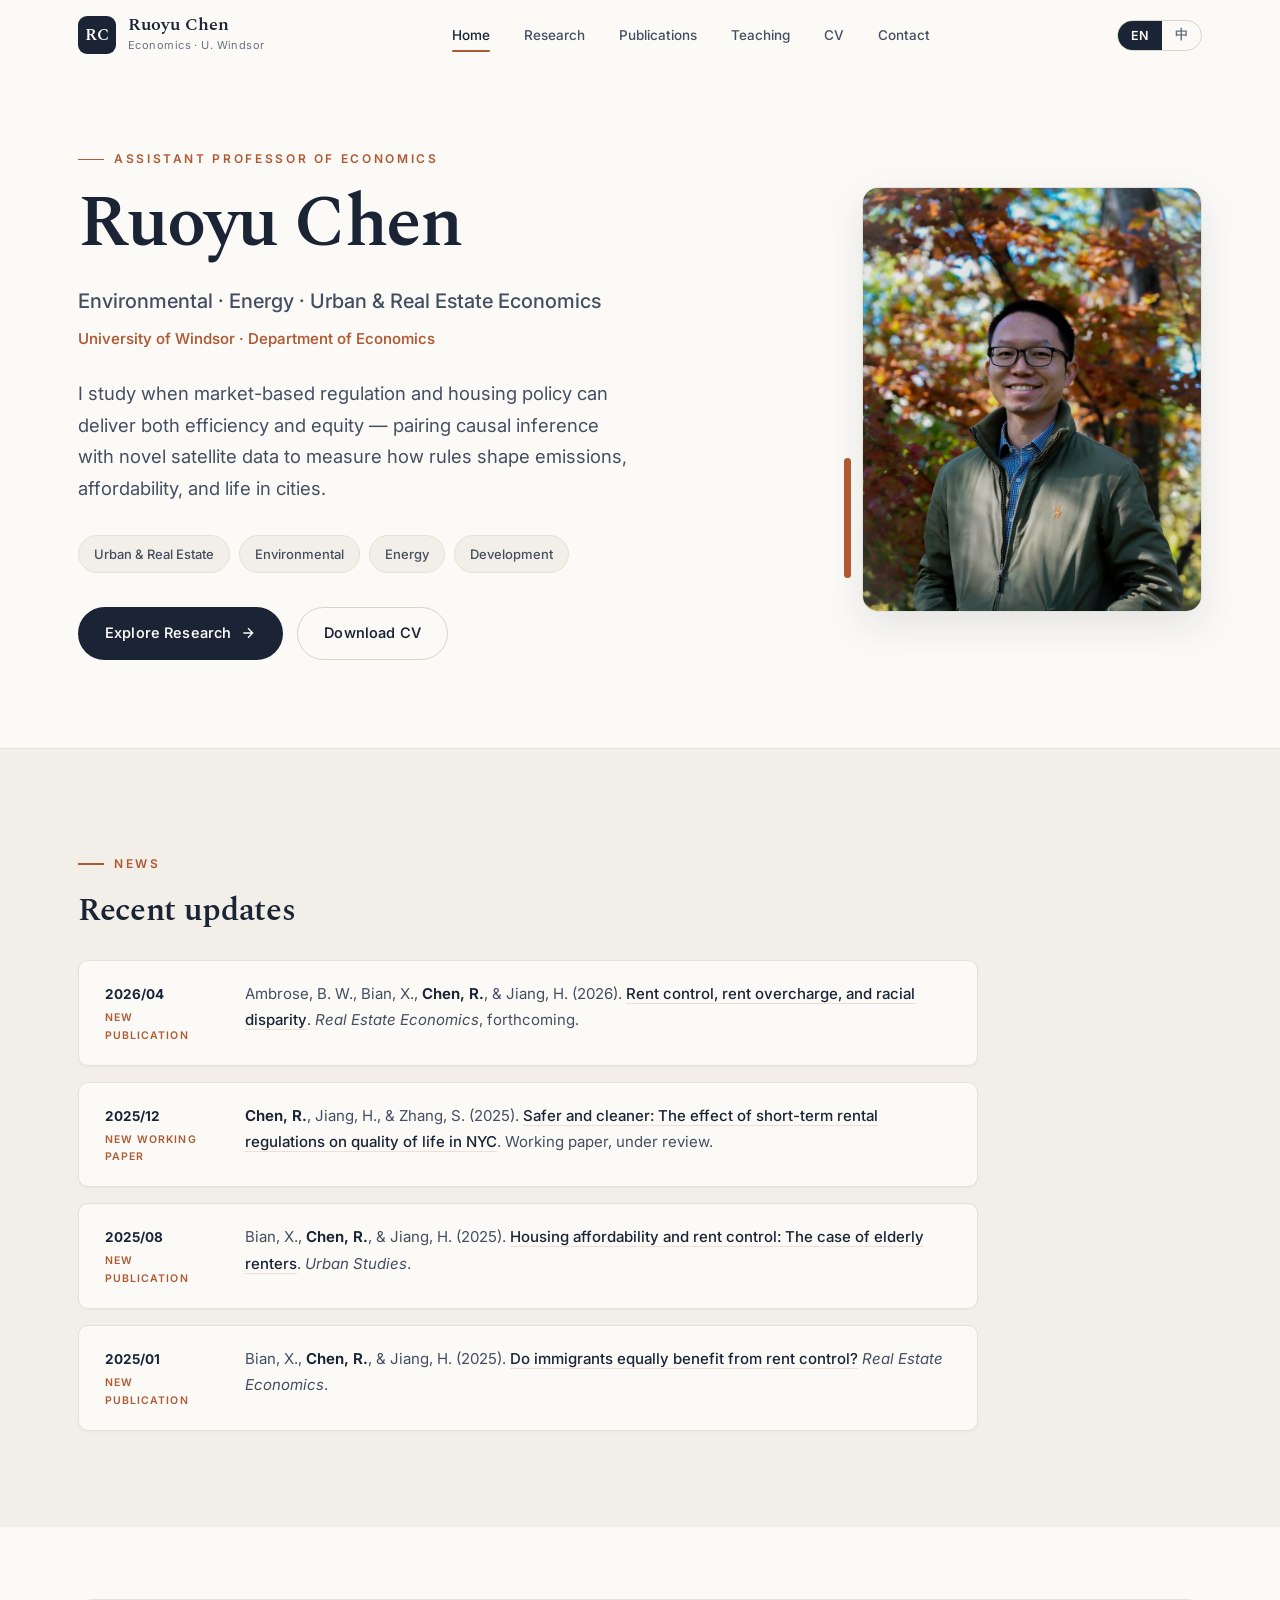
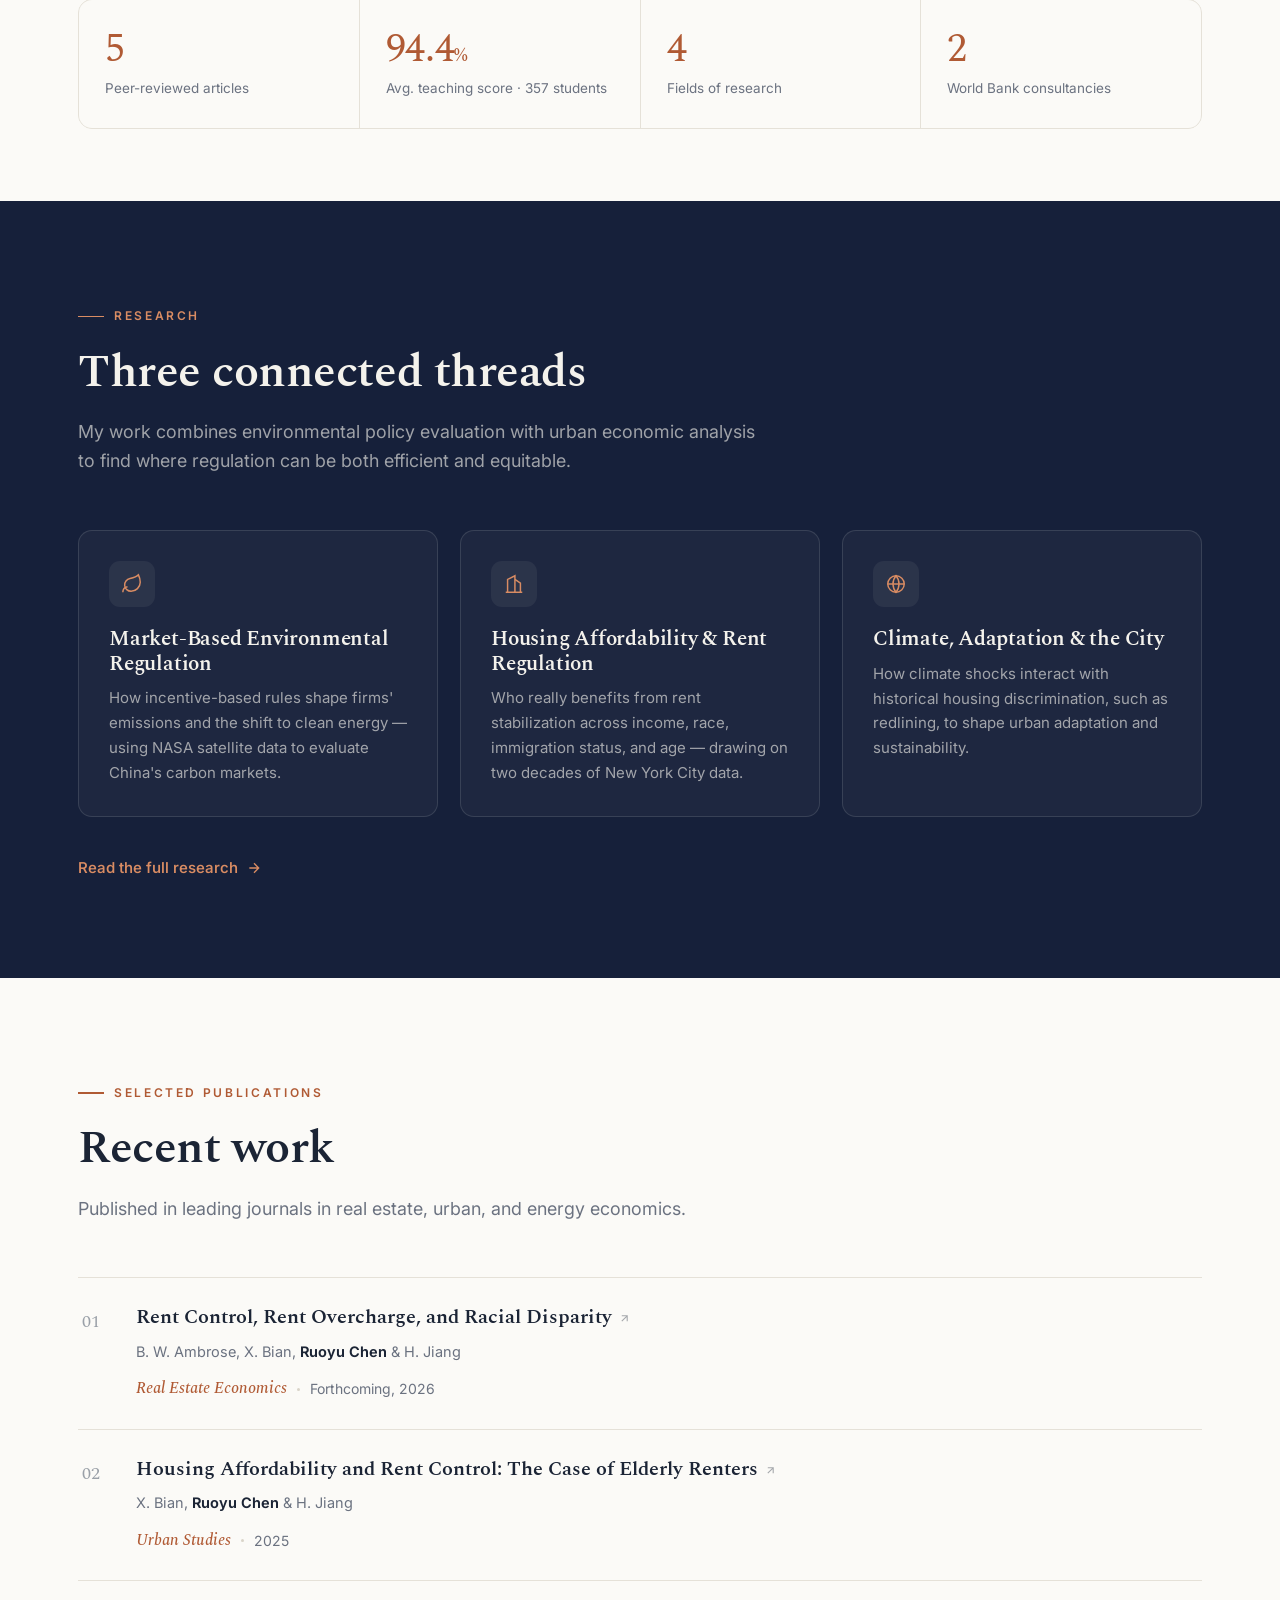
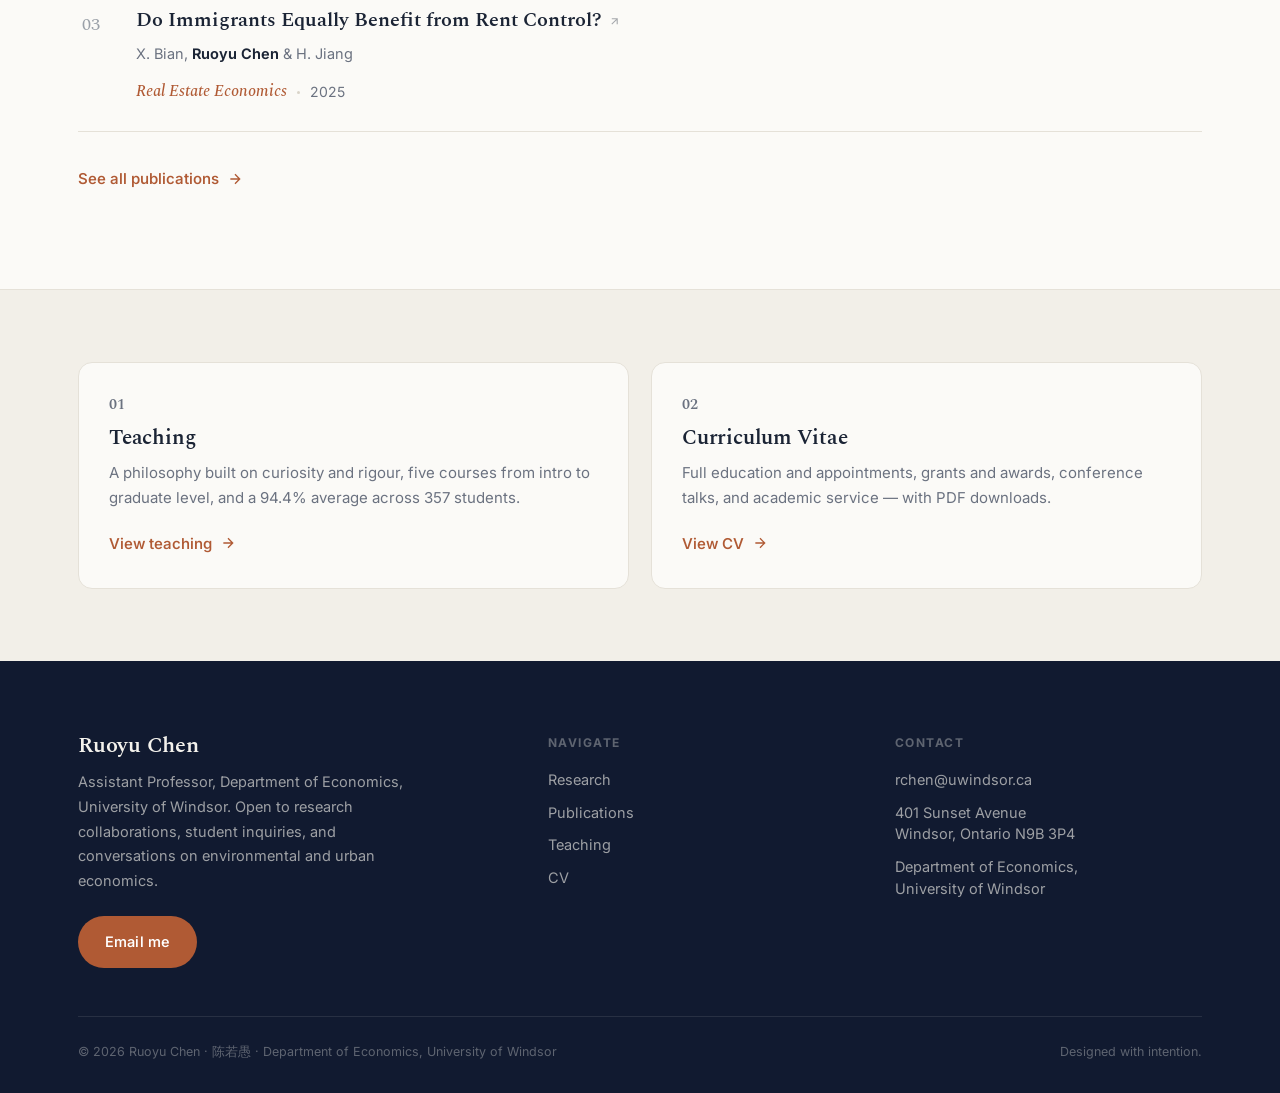
<file: index.html>
<!DOCTYPE html>
<html lang="en">
<head>
<meta charset="UTF-8" />
<meta name="viewport" content="width=device-width, initial-scale=1.0" />
<title data-en="Ruoyu Chen — Economist, University of Windsor" data-zh="陈若愚 — 经济学者,温莎大学">Ruoyu Chen — Economist, University of Windsor</title>
<meta name="description" content="Ruoyu Chen (陈若愚) — Assistant Professor of Economics at the University of Windsor. Environmental, energy, urban and real estate economics." />
<link rel="icon" href="data:image/svg+xml,%3Csvg xmlns='http://www.w3.org/2000/svg' viewBox='0 0 32 32'%3E%3Crect width='32' height='32' rx='7' fill='%231B2435'/%3E%3Ctext x='16' y='22' font-family='Georgia,serif' font-size='15' fill='%23FBFAF7' text-anchor='middle'%3ERC%3C/text%3E%3C/svg%3E" />
<link rel="preconnect" href="https://fonts.googleapis.com" />
<link rel="preconnect" href="https://fonts.gstatic.com" crossorigin />
<link href="https://fonts.googleapis.com/css2?family=Spectral:ital,wght@0,400;0,500;0,600;1,400;1,500&family=Inter:wght@400;500;600;700&display=swap" rel="stylesheet" />
<link rel="stylesheet" href="styles.css" />
<script>document.documentElement.lang=(function(){try{var v=localStorage.getItem('rc_lang');if(v==='en'||v==='zh')return v;}catch(e){}return 'en';})();</script>
</head>
<body>

<!-- ============ NAV ============ -->
<nav class="nav">
  <div class="nav-inner">
    <a class="brand" href="index.html">
      <span class="brand-mark">RC</span>
      <span class="brand-text">
        <span class="brand-name" data-lang="en">Ruoyu Chen</span>
        <span class="brand-name" data-lang="zh">陈若愚</span>
        <span class="brand-sub" data-lang="en">Economics · U. Windsor</span>
        <span class="brand-sub" data-lang="zh">经济学 · 温莎大学</span>
      </span>
    </a>
    <div class="nav-links">
      <a href="index.html" class="active"><span data-lang="en">Home</span><span data-lang="zh">首页</span></a>
      <a href="research.html"><span data-lang="en">Research</span><span data-lang="zh">研究</span></a>
      <a href="publications.html"><span data-lang="en">Publications</span><span data-lang="zh">论文</span></a>
      <a href="teaching.html"><span data-lang="en">Teaching</span><span data-lang="zh">教学</span></a>
      <a href="cv.html"><span data-lang="en">CV</span><span data-lang="zh">简历</span></a>
      <a href="#contact"><span data-lang="en">Contact</span><span data-lang="zh">联系</span></a>
    </div>
    <div class="nav-right">
      <div class="lang-toggle" role="group" aria-label="Language">
        <button data-set-lang="en" aria-label="English">EN</button>
        <button data-set-lang="zh" aria-label="中文">中</button>
      </div>
      <button class="nav-burger" aria-label="Menu" aria-expanded="false"><span></span><span></span><span></span></button>
    </div>
  </div>
  <div class="nav-mobile">
    <a href="index.html"><span data-lang="en">Home</span><span data-lang="zh">首页</span></a>
    <a href="research.html"><span data-lang="en">Research</span><span data-lang="zh">研究</span></a>
    <a href="publications.html"><span data-lang="en">Publications</span><span data-lang="zh">论文</span></a>
    <a href="teaching.html"><span data-lang="en">Teaching</span><span data-lang="zh">教学</span></a>
    <a href="cv.html"><span data-lang="en">CV</span><span data-lang="zh">简历</span></a>
    <a href="#contact"><span data-lang="en">Contact</span><span data-lang="zh">联系</span></a>
  </div>
</nav>

<!-- ============ HERO ============ -->
<header class="hero">
  <div class="container">
    <div class="hero-grid">
      <div class="hero-text reveal">
        <p class="eyebrow"><span data-lang="en">Assistant Professor of Economics</span><span data-lang="zh">经济学助理教授</span></p>
        <h1><span data-lang="en">Ruoyu Chen</span><span data-lang="zh">陈若愚</span></h1>
        <p class="hero-role"><span data-lang="en">Environmental · Energy · Urban &amp; Real Estate Economics</span><span data-lang="zh">环境 · 能源 · 城市与房地产经济学</span></p>
        <p class="hero-affil"><span data-lang="en">University of Windsor · Department of Economics</span><span data-lang="zh">加拿大温莎大学 · 经济学系</span></p>
        <p class="hero-lead">
          <span data-lang="en">I study when market-based regulation and housing policy can deliver both efficiency and equity — pairing causal inference with novel satellite data to measure how rules shape emissions, affordability, and life in cities.</span>
          <span data-lang="zh">我的研究关注:市场化的环境监管与住房政策何时能够同时实现效率与公平。我将因果推断与新型卫星数据相结合,衡量政策如何影响碳排放、住房可负担性与城市生活质量。</span>
        </p>
        <div class="hero-tags">
          <span class="tag"><span data-lang="en">Urban &amp; Real Estate</span><span data-lang="zh">城市与房地产</span></span>
          <span class="tag"><span data-lang="en">Environmental</span><span data-lang="zh">环境经济学</span></span>
          <span class="tag"><span data-lang="en">Energy</span><span data-lang="zh">能源经济学</span></span>
          <span class="tag"><span data-lang="en">Development</span><span data-lang="zh">发展经济学</span></span>
        </div>
        <div class="btn-row">
          <a class="btn btn-primary" href="research.html"><span data-lang="en">Explore Research</span><span data-lang="zh">查看研究</span>
            <svg viewBox="0 0 24 24" fill="none" stroke="currentColor" stroke-width="2"><path d="M5 12h14M12 5l7 7-7 7"/></svg></a>
          <a class="btn btn-outline" href="RChen_CV_EN.pdf" target="_blank" rel="noopener"><span data-lang="en">Download CV</span><span data-lang="zh">下载简历</span></a>
        </div>
      </div>
      <div class="portrait-wrap reveal d2">
        <div class="portrait"><img src="profile.jpg" alt="Ruoyu Chen" /></div>
        <div class="portrait-rule"></div>
      </div>
    </div>
  </div>
</header>

<!-- ============ NEWS ============ -->
<section class="section bg-sand divider-top">
  <div class="container">
    <div class="section-head reveal" style="margin-bottom:30px">
      <p class="eyebrow"><span data-lang="en">News</span><span data-lang="zh">最新动态</span></p>
      <h2 class="section-title" style="font-size:clamp(24px,2.8vw,32px)"><span data-lang="en">Recent updates</span><span data-lang="zh">近期学术动态</span></h2>
    </div>
    <div class="news-feed reveal">
      <div class="news-item">
        <div class="news-when">2026/04<span class="news-kind"><span data-lang="en">New publication</span><span data-lang="zh">新发表论文</span></span></div>
        <p class="news-cite">Ambrose, B. W., Bian, X., <strong>Chen, R.</strong>, &amp; Jiang, H. (2026). <a href="https://doi.org/10.1111/1540-6229.70047" target="_blank" rel="noopener">Rent control, rent overcharge, and racial disparity</a>. <em>Real Estate Economics</em>, <span data-lang="en">forthcoming</span><span data-lang="zh">即将刊出</span>.</p>
      </div>
      <div class="news-item">
        <div class="news-when">2025/12<span class="news-kind"><span data-lang="en">New working paper</span><span data-lang="zh">新工作论文</span></span></div>
        <p class="news-cite"><strong>Chen, R.</strong>, Jiang, H., &amp; Zhang, S. (2025). <a href="https://doi.org/10.13140/RG.2.2.17476.28803" target="_blank" rel="noopener">Safer and cleaner: The effect of short-term rental regulations on quality of life in NYC</a>. <span data-lang="en">Working paper, under review.</span><span data-lang="zh">工作论文,评审中。</span></p>
      </div>
      <div class="news-item">
        <div class="news-when">2025/08<span class="news-kind"><span data-lang="en">New publication</span><span data-lang="zh">新发表论文</span></span></div>
        <p class="news-cite">Bian, X., <strong>Chen, R.</strong>, &amp; Jiang, H. (2025). <a href="https://doi.org/10.13140/RG.2.2.31436.32644" target="_blank" rel="noopener">Housing affordability and rent control: The case of elderly renters</a>. <em>Urban Studies</em>.</p>
      </div>
      <div class="news-item">
        <div class="news-when">2025/01<span class="news-kind"><span data-lang="en">New publication</span><span data-lang="zh">新发表论文</span></span></div>
        <p class="news-cite">Bian, X., <strong>Chen, R.</strong>, &amp; Jiang, H. (2025). <a href="https://doi.org/10.1111/1540-6229.12509" target="_blank" rel="noopener">Do immigrants equally benefit from rent control?</a> <em>Real Estate Economics</em>.</p>
      </div>
    </div>
  </div>
</section>

<!-- ============ STATS ============ -->
<section class="section--tight bg-paper">
  <div class="container">
    <div class="stats reveal">
      <div class="stat"><div class="stat-num">5</div><div class="stat-label"><span data-lang="en">Peer-reviewed articles</span><span data-lang="zh">已发表论文</span></div></div>
      <div class="stat"><div class="stat-num">94.4<span style="font-size:18px">%</span></div><div class="stat-label"><span data-lang="en">Avg. teaching score · 357 students</span><span data-lang="zh">平均评教分 · 357名学生</span></div></div>
      <div class="stat"><div class="stat-num">4</div><div class="stat-label"><span data-lang="en">Fields of research</span><span data-lang="zh">研究领域</span></div></div>
      <div class="stat"><div class="stat-num">2</div><div class="stat-label"><span data-lang="en">World Bank consultancies</span><span data-lang="zh">世界银行顾问经历</span></div></div>
    </div>
  </div>
</section>

<!-- ============ RESEARCH FOCUS (dark) ============ -->
<section class="section bg-navy">
  <div class="container">
    <div class="section-head reveal">
      <p class="eyebrow"><span data-lang="en">Research</span><span data-lang="zh">研究方向</span></p>
      <h2 class="section-title"><span data-lang="en">Three connected threads</span><span data-lang="zh">三条相互交织的主线</span></h2>
      <p class="section-sub"><span data-lang="en">My work combines environmental policy evaluation with urban economic analysis to find where regulation can be both efficient and equitable.</span><span data-lang="zh">我的研究将环境政策评估与城市经济分析相结合,探寻监管在何处既能提升效率、又能促进公平。</span></p>
    </div>
    <div class="grid grid-3">
      <div class="card reveal">
        <div class="card-icon"><svg viewBox="0 0 24 24" fill="none" stroke="currentColor" stroke-width="1.6"><path d="M11 20A7 7 0 0 1 9.8 6.1C15.5 5 17 4.48 19 2c1 2 2 4.18 2 8 0 5.5-4.78 10-10 10Z"/><path d="M2 21c0-3 1.85-5.36 5.08-6"/></svg></div>
        <h3><span data-lang="en">Market-Based Environmental Regulation</span><span data-lang="zh">市场化环境监管与能源转型</span></h3>
        <p><span data-lang="en">How incentive-based rules shape firms' emissions and the shift to clean energy — using NASA satellite data to evaluate China's carbon markets.</span><span data-lang="zh">基于激励的监管如何影响企业排放与清洁能源转型——借助 NASA 卫星数据评估中国碳市场试点。</span></p>
      </div>
      <div class="card reveal d1">
        <div class="card-icon"><svg viewBox="0 0 24 24" fill="none" stroke="currentColor" stroke-width="1.6"><path d="M3 21h18"/><path d="M5 21V7l8-4v18"/><path d="M19 21V11l-6-4"/></svg></div>
        <h3><span data-lang="en">Housing Affordability &amp; Rent Regulation</span><span data-lang="zh">住房可负担性与租金管制</span></h3>
        <p><span data-lang="en">Who really benefits from rent stabilization across income, race, immigration status, and age — drawing on two decades of New York City data.</span><span data-lang="zh">在收入、种族、移民身份与年龄维度上,究竟谁从租金稳定政策中获益——基于纽约市近二十年的数据。</span></p>
      </div>
      <div class="card reveal d2">
        <div class="card-icon"><svg viewBox="0 0 24 24" fill="none" stroke="currentColor" stroke-width="1.6"><circle cx="12" cy="12" r="9"/><path d="M3 12h18"/><path d="M12 3a14 14 0 0 1 0 18 14 14 0 0 1 0-18Z"/></svg></div>
        <h3><span data-lang="en">Climate, Adaptation &amp; the City</span><span data-lang="zh">气候变化、适应与城市</span></h3>
        <p><span data-lang="en">How climate shocks interact with historical housing discrimination, such as redlining, to shape urban adaptation and sustainability.</span><span data-lang="zh">气候冲击如何与历史住房歧视(如"红线政策")交互,影响城市的适应与可持续发展。</span></p>
      </div>
    </div>
    <div class="reveal" style="margin-top:36px">
      <a class="arrow-link" href="research.html" style="color:#D98C63"><span data-lang="en">Read the full research</span><span data-lang="zh">查看完整研究</span>
        <svg viewBox="0 0 24 24" fill="none" stroke="currentColor" stroke-width="2"><path d="M5 12h14M12 5l7 7-7 7"/></svg></a>
    </div>
  </div>
</section>

<!-- ============ SELECTED PUBLICATIONS ============ -->
<section class="section bg-paper">
  <div class="container">
    <div class="section-head reveal">
      <p class="eyebrow"><span data-lang="en">Selected Publications</span><span data-lang="zh">代表论文</span></p>
      <h2 class="section-title"><span data-lang="en">Recent work</span><span data-lang="zh">近期成果</span></h2>
      <p class="section-sub"><span data-lang="en">Published in leading journals in real estate, urban, and energy economics.</span><span data-lang="zh">发表于房地产、城市与能源经济学领域的权威期刊。</span></p>
    </div>
    <div class="pub-list reveal">
      <div class="pub">
        <div class="pub-num">01</div>
        <div class="pub-body">
          <div class="pub-title"><a href="https://doi.org/10.1111/1540-6229.70047" target="_blank" rel="noopener"><span data-lang="en">Rent Control, Rent Overcharge, and Racial Disparity</span><span data-lang="zh">租金管制、超额收费与种族差异</span><span class="pub-ext"><svg viewBox="0 0 24 24" fill="none" stroke="currentColor" stroke-width="2"><path d="M7 17L17 7M7 7h10v10"/></svg></span></a></div>
          <div class="pub-authors">B. W. Ambrose, X. Bian, <strong>Ruoyu Chen</strong> &amp; H. Jiang</div>
          <div class="pub-meta"><span class="pub-journal">Real Estate Economics</span><span class="pub-dot"></span><span class="pub-year"><span data-lang="en">Forthcoming, 2026</span><span data-lang="zh">2026年(即将刊出)</span></span><span class="badge badge-tier" data-lang="zh">ABDC A</span></div>
        </div>
      </div>
      <div class="pub">
        <div class="pub-num">02</div>
        <div class="pub-body">
          <div class="pub-title"><a href="https://doi.org/10.13140/RG.2.2.31436.32644" target="_blank" rel="noopener"><span data-lang="en">Housing Affordability and Rent Control: The Case of Elderly Renters</span><span data-lang="zh">住房可负担性与租金管制:老年租户的情形</span><span class="pub-ext"><svg viewBox="0 0 24 24" fill="none" stroke="currentColor" stroke-width="2"><path d="M7 17L17 7M7 7h10v10"/></svg></span></a></div>
          <div class="pub-authors">X. Bian, <strong>Ruoyu Chen</strong> &amp; H. Jiang</div>
          <div class="pub-meta"><span class="pub-journal">Urban Studies</span><span class="pub-dot"></span><span class="pub-year">2025</span><span class="badge badge-tier" data-lang="zh">ABDC A*</span></div>
        </div>
      </div>
      <div class="pub">
        <div class="pub-num">03</div>
        <div class="pub-body">
          <div class="pub-title"><a href="https://doi.org/10.1111/1540-6229.12509" target="_blank" rel="noopener"><span data-lang="en">Do Immigrants Equally Benefit from Rent Control?</span><span data-lang="zh">移民同样能从租金管制中获益吗?</span><span class="pub-ext"><svg viewBox="0 0 24 24" fill="none" stroke="currentColor" stroke-width="2"><path d="M7 17L17 7M7 7h10v10"/></svg></span></a></div>
          <div class="pub-authors">X. Bian, <strong>Ruoyu Chen</strong> &amp; H. Jiang</div>
          <div class="pub-meta"><span class="pub-journal">Real Estate Economics</span><span class="pub-dot"></span><span class="pub-year">2025</span><span class="badge badge-tier" data-lang="zh">ABDC A</span></div>
        </div>
      </div>
    </div>
    <div class="reveal" style="margin-top:32px">
      <a class="arrow-link" href="publications.html"><span data-lang="en">See all publications</span><span data-lang="zh">查看全部论文</span>
        <svg viewBox="0 0 24 24" fill="none" stroke="currentColor" stroke-width="2"><path d="M5 12h14M12 5l7 7-7 7"/></svg></a>
    </div>
  </div>
</section>

<!-- ============ EXPLORE MORE ============ -->
<section class="section--tight bg-sand divider-top">
  <div class="container">
    <div class="grid grid-2">
      <a class="card reveal" href="teaching.html">
        <p class="card-num">01</p>
        <h3 style="margin-top:8px"><span data-lang="en">Teaching</span><span data-lang="zh">教学</span></h3>
        <p><span data-lang="en">A philosophy built on curiosity and rigour, five courses from intro to graduate level, and a 94.4% average across 357 students.</span><span data-lang="zh">以好奇心与严谨为核心的教学理念,从导论到研究生的五门课程,357名学生平均评教 94.4%。</span></p>
        <div style="margin-top:18px"><span class="arrow-link"><span data-lang="en">View teaching</span><span data-lang="zh">查看教学</span><svg viewBox="0 0 24 24" fill="none" stroke="currentColor" stroke-width="2"><path d="M5 12h14M12 5l7 7-7 7"/></svg></span></div>
      </a>
      <a class="card reveal d1" href="cv.html">
        <p class="card-num">02</p>
        <h3 style="margin-top:8px"><span data-lang="en">Curriculum Vitae</span><span data-lang="zh">完整简历</span></h3>
        <p><span data-lang="en">Full education and appointments, grants and awards, conference talks, and academic service — with PDF downloads.</span><span data-lang="zh">完整的教育与任职经历、基金与获奖、学术报告与服务,并附简历 PDF 下载。</span></p>
        <div style="margin-top:18px"><span class="arrow-link"><span data-lang="en">View CV</span><span data-lang="zh">查看简历</span><svg viewBox="0 0 24 24" fill="none" stroke="currentColor" stroke-width="2"><path d="M5 12h14M12 5l7 7-7 7"/></svg></span></div>
      </a>
    </div>
  </div>
</section>

<!-- ============ FOOTER / CONTACT ============ -->
<footer class="footer" id="contact">
  <div class="container">
    <div class="footer-grid">
      <div>
        <h4><span data-lang="en">Ruoyu Chen</span><span data-lang="zh">陈若愚</span></h4>
        <p class="f-lead"><span data-lang="en">Assistant Professor, Department of Economics, University of Windsor. Open to research collaborations, student inquiries, and conversations on environmental and urban economics.</span><span data-lang="zh">温莎大学经济学系助理教授。欢迎研究合作、学生咨询,以及关于环境与城市经济学的交流。</span></p>
        <div class="btn-row" style="margin-top:22px">
          <a class="btn btn-accent" href="mailto:rchen@uwindsor.ca"><span data-lang="en">Email me</span><span data-lang="zh">发送邮件</span></a>
        </div>
      </div>
      <div class="footer-col">
        <h5><span data-lang="en">Navigate</span><span data-lang="zh">导航</span></h5>
        <a href="research.html"><span data-lang="en">Research</span><span data-lang="zh">研究</span></a>
        <a href="publications.html"><span data-lang="en">Publications</span><span data-lang="zh">论文</span></a>
        <a href="teaching.html"><span data-lang="en">Teaching</span><span data-lang="zh">教学</span></a>
        <a href="cv.html"><span data-lang="en">CV</span><span data-lang="zh">简历</span></a>
      </div>
      <div class="footer-col">
        <h5><span data-lang="en">Contact</span><span data-lang="zh">联系方式</span></h5>
        <a href="mailto:rchen@uwindsor.ca">rchen@uwindsor.ca</a>
        <p><span data-lang="en">401 Sunset Avenue<br/>Windsor, Ontario N9B 3P4</span><span data-lang="zh">401 Sunset Avenue<br/>安大略省温莎市 N9B 3P4</span></p>
        <p><span data-lang="en">Department of Economics,<br/>University of Windsor</span><span data-lang="zh">温莎大学 经济学系</span></p>
      </div>
    </div>
    <div class="footer-bottom">
      <p>© 2026 Ruoyu Chen · 陈若愚 · Department of Economics, University of Windsor</p>
      <p><span data-lang="en">Designed with intention.</span><span data-lang="zh">用心设计。</span></p>
    </div>
  </div>
</footer>

<script src="script.js"></script>
</body>
</html>
</file>
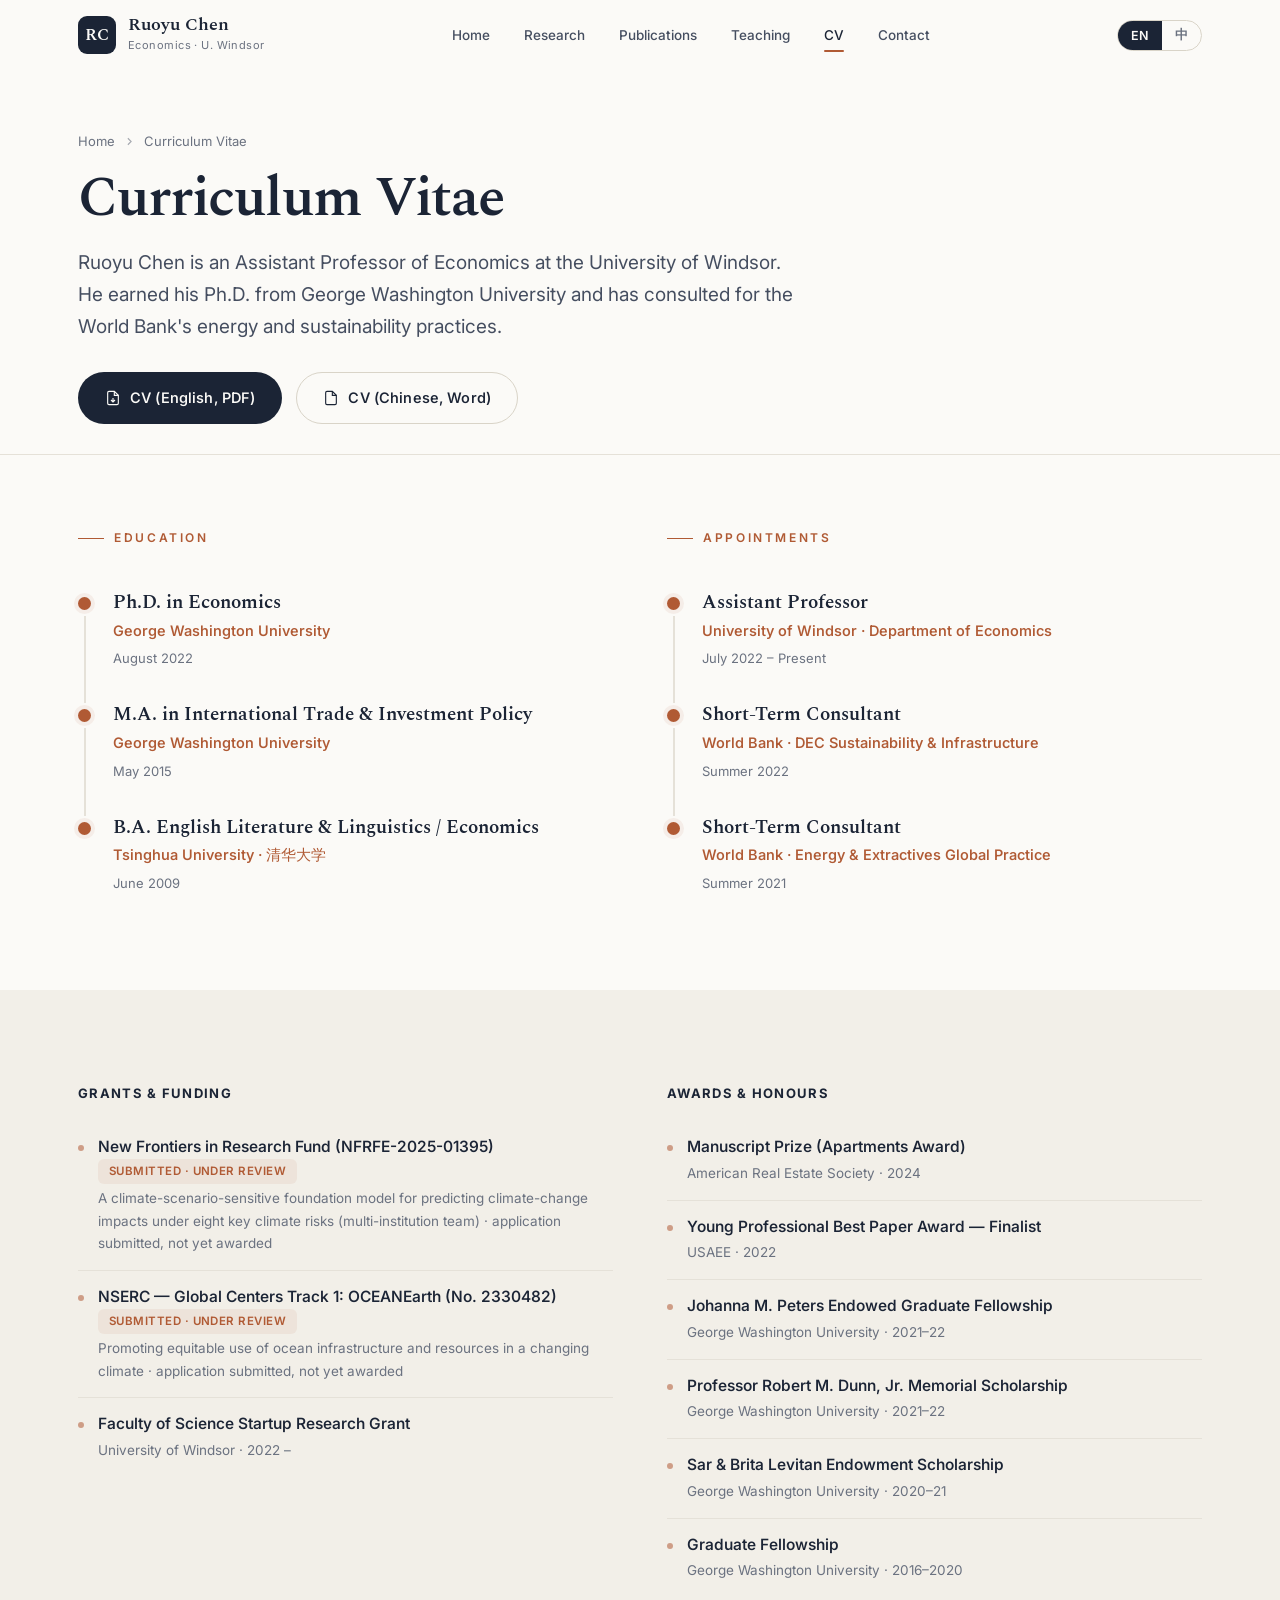
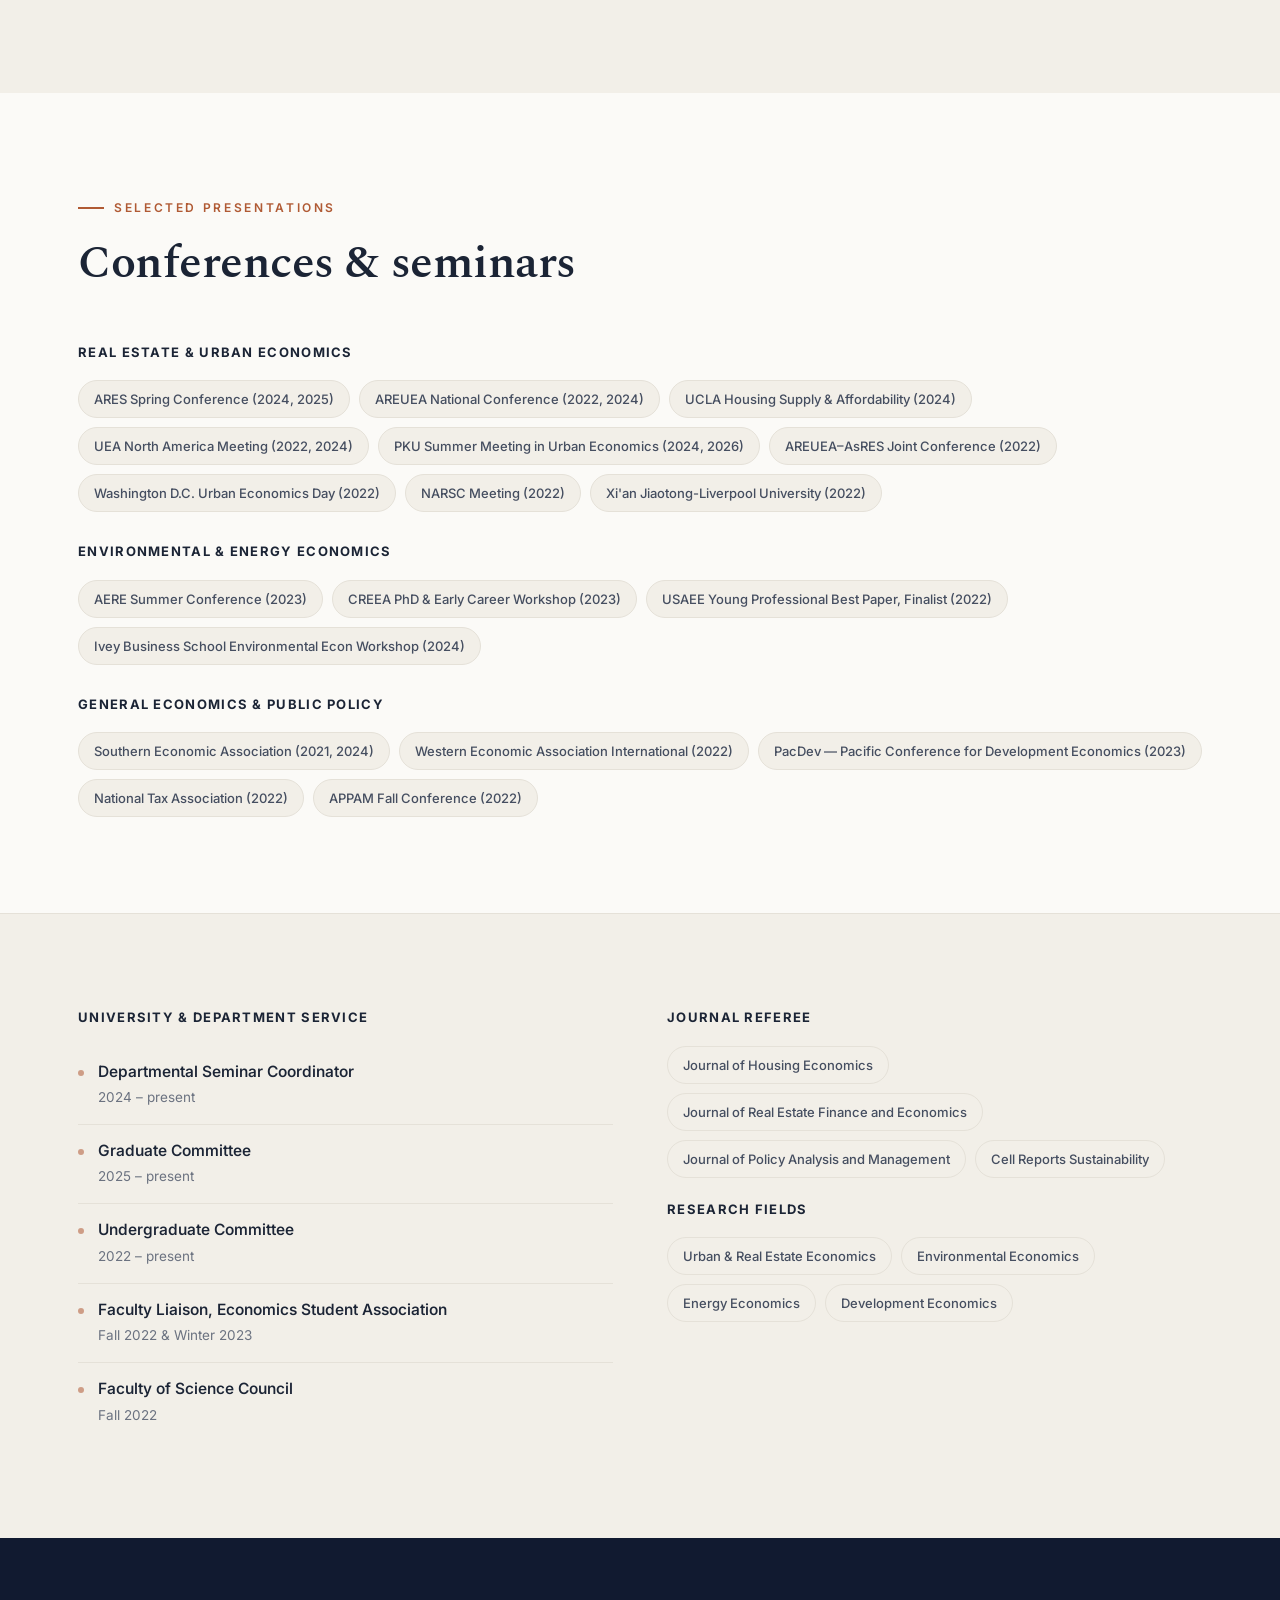
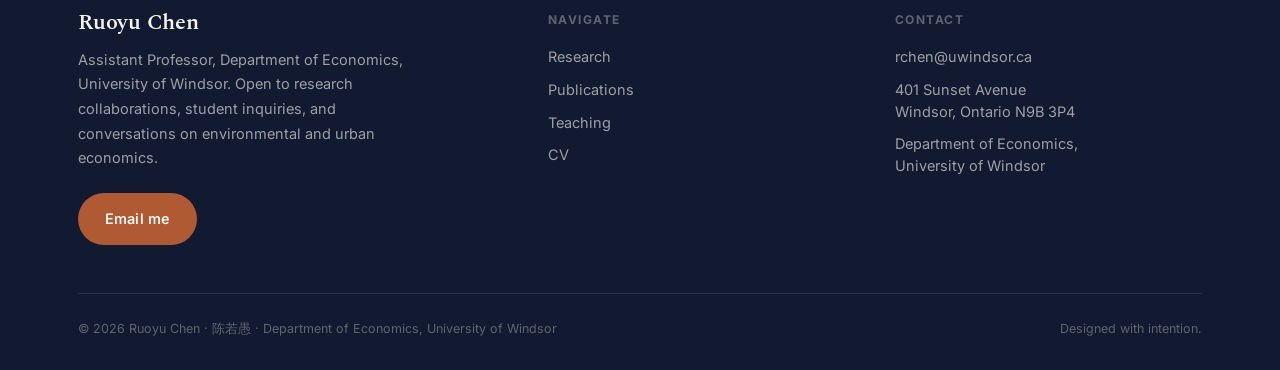
<file: cv.html>
<!DOCTYPE html>
<html lang="en">
<head>
<meta charset="UTF-8" />
<meta name="viewport" content="width=device-width, initial-scale=1.0" />
<title data-en="CV — Ruoyu Chen" data-zh="简历 — 陈若愚">CV — Ruoyu Chen</title>
<meta name="description" content="Curriculum vitae of Ruoyu Chen: education, appointments, grants, awards, presentations, and service." />
<link rel="icon" href="data:image/svg+xml,%3Csvg xmlns='http://www.w3.org/2000/svg' viewBox='0 0 32 32'%3E%3Crect width='32' height='32' rx='7' fill='%231B2435'/%3E%3Ctext x='16' y='22' font-family='Georgia,serif' font-size='15' fill='%23FBFAF7' text-anchor='middle'%3ERC%3C/text%3E%3C/svg%3E" />
<link rel="preconnect" href="https://fonts.googleapis.com" />
<link rel="preconnect" href="https://fonts.gstatic.com" crossorigin />
<link href="https://fonts.googleapis.com/css2?family=Spectral:ital,wght@0,400;0,500;0,600;1,400;1,500&family=Inter:wght@400;500;600;700&display=swap" rel="stylesheet" />
<link rel="stylesheet" href="styles.css" />
<script>document.documentElement.lang=(function(){try{var v=localStorage.getItem('rc_lang');if(v==='en'||v==='zh')return v;}catch(e){}return 'en';})();</script>
</head>
<body>

<!-- ============ NAV ============ -->
<nav class="nav">
  <div class="nav-inner">
    <a class="brand" href="index.html">
      <span class="brand-mark">RC</span>
      <span class="brand-text">
        <span class="brand-name" data-lang="en">Ruoyu Chen</span>
        <span class="brand-name" data-lang="zh">陈若愚</span>
        <span class="brand-sub" data-lang="en">Economics · U. Windsor</span>
        <span class="brand-sub" data-lang="zh">经济学 · 温莎大学</span>
      </span>
    </a>
    <div class="nav-links">
      <a href="index.html"><span data-lang="en">Home</span><span data-lang="zh">首页</span></a>
      <a href="research.html"><span data-lang="en">Research</span><span data-lang="zh">研究</span></a>
      <a href="publications.html"><span data-lang="en">Publications</span><span data-lang="zh">论文</span></a>
      <a href="teaching.html"><span data-lang="en">Teaching</span><span data-lang="zh">教学</span></a>
      <a href="cv.html" class="active"><span data-lang="en">CV</span><span data-lang="zh">简历</span></a>
      <a href="#contact"><span data-lang="en">Contact</span><span data-lang="zh">联系</span></a>
    </div>
    <div class="nav-right">
      <div class="lang-toggle" role="group" aria-label="Language">
        <button data-set-lang="en" aria-label="English">EN</button>
        <button data-set-lang="zh" aria-label="中文">中</button>
      </div>
      <button class="nav-burger" aria-label="Menu" aria-expanded="false"><span></span><span></span><span></span></button>
    </div>
  </div>
  <div class="nav-mobile">
    <a href="index.html"><span data-lang="en">Home</span><span data-lang="zh">首页</span></a>
    <a href="research.html"><span data-lang="en">Research</span><span data-lang="zh">研究</span></a>
    <a href="publications.html"><span data-lang="en">Publications</span><span data-lang="zh">论文</span></a>
    <a href="teaching.html"><span data-lang="en">Teaching</span><span data-lang="zh">教学</span></a>
    <a href="cv.html"><span data-lang="en">CV</span><span data-lang="zh">简历</span></a>
    <a href="#contact"><span data-lang="en">Contact</span><span data-lang="zh">联系</span></a>
  </div>
</nav>

<!-- ============ PAGE HEAD ============ -->
<header class="page-head">
  <div class="container">
    <div class="crumbs reveal">
      <a href="index.html"><span data-lang="en">Home</span><span data-lang="zh">首页</span></a>
      <svg viewBox="0 0 24 24" fill="none" stroke="currentColor" stroke-width="2"><path d="M9 6l6 6-6 6"/></svg>
      <span data-lang="en">Curriculum Vitae</span><span data-lang="zh">简历</span>
    </div>
    <h1 class="page-title reveal"><span data-lang="en">Curriculum Vitae</span><span data-lang="zh">完整简历</span></h1>
    <p class="page-intro reveal d1">
      <span data-lang="en">Ruoyu Chen is an Assistant Professor of Economics at the University of Windsor. He earned his Ph.D. from George Washington University and has consulted for the World Bank's energy and sustainability practices.</span>
      <span data-lang="zh">陈若愚现任加拿大温莎大学经济学助理教授,博士毕业于乔治华盛顿大学,并曾在世界银行的能源与可持续发展部门担任短期顾问。</span>
    </p>
    <div class="btn-row reveal d2" style="margin-top:28px">
      <a class="btn btn-primary" href="RChen_CV_EN.pdf" target="_blank" rel="noopener">
        <svg viewBox="0 0 24 24" fill="none" stroke="currentColor" stroke-width="1.7"><path d="M14 2H6a2 2 0 00-2 2v16a2 2 0 002 2h12a2 2 0 002-2V8z"/><path d="M14 2v6h6M12 18v-6M9 15l3 3 3-3"/></svg>
        <span data-lang="en">CV (English, PDF)</span><span data-lang="zh">英文简历(PDF)</span></a>
      <a class="btn btn-outline" href="RChen_CV_CN.docx" target="_blank" rel="noopener">
        <svg viewBox="0 0 24 24" fill="none" stroke="currentColor" stroke-width="1.7"><path d="M14 2H6a2 2 0 00-2 2v16a2 2 0 002 2h12a2 2 0 002-2V8z"/><path d="M14 2v6h6"/></svg>
        <span data-lang="en">CV (Chinese, Word)</span><span data-lang="zh">中文简历(Word)</span></a>
    </div>
  </div>
</header>

<!-- ============ EDUCATION + APPOINTMENTS ============ -->
<section class="section bg-paper divider-top" style="padding-top:64px">
  <div class="container">
    <div class="grid grid-2" style="gap:54px">
      <div class="reveal">
        <p class="eyebrow"><span data-lang="en">Education</span><span data-lang="zh">教育背景</span></p>
        <div class="timeline" style="margin-top:24px">
          <div class="tl-item"><div class="tl-rail"><div class="tl-dot"></div><div class="tl-line"></div></div><div class="tl-body">
            <div class="tl-title"><span data-lang="en">Ph.D. in Economics</span><span data-lang="zh">经济学博士</span></div>
            <div class="tl-org">George Washington University</div>
            <div class="tl-meta"><span data-lang="en">August 2022</span><span data-lang="zh">2022年8月</span></div>
          </div></div>
          <div class="tl-item"><div class="tl-rail"><div class="tl-dot"></div><div class="tl-line"></div></div><div class="tl-body">
            <div class="tl-title"><span data-lang="en">M.A. in International Trade &amp; Investment Policy</span><span data-lang="zh">国际贸易与投资政策硕士</span></div>
            <div class="tl-org">George Washington University</div>
            <div class="tl-meta"><span data-lang="en">May 2015</span><span data-lang="zh">2015年5月</span></div>
          </div></div>
          <div class="tl-item"><div class="tl-rail"><div class="tl-dot"></div></div><div class="tl-body">
            <div class="tl-title"><span data-lang="en">B.A. English Literature &amp; Linguistics / Economics</span><span data-lang="zh">英语语言文学 / 经济学 双学位学士</span></div>
            <div class="tl-org">Tsinghua University · 清华大学</div>
            <div class="tl-meta"><span data-lang="en">June 2009</span><span data-lang="zh">2009年6月</span></div>
          </div></div>
        </div>
      </div>
      <div class="reveal d1">
        <p class="eyebrow"><span data-lang="en">Appointments</span><span data-lang="zh">工作经历</span></p>
        <div class="timeline" style="margin-top:24px">
          <div class="tl-item"><div class="tl-rail"><div class="tl-dot"></div><div class="tl-line"></div></div><div class="tl-body">
            <div class="tl-title"><span data-lang="en">Assistant Professor</span><span data-lang="zh">助理教授</span></div>
            <div class="tl-org"><span data-lang="en">University of Windsor · Department of Economics</span><span data-lang="zh">温莎大学 · 经济学系</span></div>
            <div class="tl-meta"><span data-lang="en">July 2022 – Present</span><span data-lang="zh">2022年7月 至今</span></div>
          </div></div>
          <div class="tl-item"><div class="tl-rail"><div class="tl-dot"></div><div class="tl-line"></div></div><div class="tl-body">
            <div class="tl-title"><span data-lang="en">Short-Term Consultant</span><span data-lang="zh">短期顾问</span></div>
            <div class="tl-org"><span data-lang="en">World Bank · DEC Sustainability &amp; Infrastructure</span><span data-lang="zh">世界银行 · 发展经济学研究局(可持续发展与基础设施)</span></div>
            <div class="tl-meta"><span data-lang="en">Summer 2022</span><span data-lang="zh">2022年暑期</span></div>
          </div></div>
          <div class="tl-item"><div class="tl-rail"><div class="tl-dot"></div></div><div class="tl-body">
            <div class="tl-title"><span data-lang="en">Short-Term Consultant</span><span data-lang="zh">短期顾问</span></div>
            <div class="tl-org"><span data-lang="en">World Bank · Energy &amp; Extractives Global Practice</span><span data-lang="zh">世界银行 · 能源与采掘全球实践局</span></div>
            <div class="tl-meta"><span data-lang="en">Summer 2021</span><span data-lang="zh">2021年暑期</span></div>
          </div></div>
        </div>
      </div>
    </div>
  </div>
</section>

<!-- ============ GRANTS + AWARDS ============ -->
<section class="section bg-sand">
  <div class="container">
    <div class="grid grid-2" style="gap:54px">
      <div class="reveal list-block">
        <h3><span data-lang="en">Grants &amp; Funding</span><span data-lang="zh">科研基金与课题</span></h3>
        <div class="li-row"><div class="li-dot"></div><div><div class="li-main"><span data-lang="en">New Frontiers in Research Fund (NFRFE-2025-01395)</span><span data-lang="zh">加拿大新前沿研究基金(NFRFE-2025-01395)</span> <span class="badge"><span data-lang="en">Submitted · under review</span><span data-lang="zh">已提交申请 · 评审中</span></span></div><div class="li-sub"><span data-lang="en">A climate-scenario-sensitive foundation model for predicting climate-change impacts under eight key climate risks (multi-institution team) · application submitted, not yet awarded</span><span data-lang="zh">面向八类关键气候风险、对气候情景敏感的基础模型,用于预测气候变化影响(多机构团队)· 仅为提交的申请,尚未获批</span></div></div></div>
        <div class="li-row"><div class="li-dot"></div><div><div class="li-main"><span data-lang="en">NSERC — Global Centers Track 1: OCEANEarth (No. 2330482)</span><span data-lang="zh">加拿大自然科学与工程研究委员会(NSERC)— 全球中心 Track 1:OCEANEarth(No. 2330482)</span> <span class="badge"><span data-lang="en">Submitted · under review</span><span data-lang="zh">已提交申请 · 评审中</span></span></div><div class="li-sub"><span data-lang="en">Promoting equitable use of ocean infrastructure and resources in a changing climate · application submitted, not yet awarded</span><span data-lang="zh">在气候变化背景下推动海洋基础设施与资源的公平利用 · 仅为提交的申请,尚未获批</span></div></div></div>
        <div class="li-row"><div class="li-dot"></div><div><div class="li-main"><span data-lang="en">Faculty of Science Startup Research Grant</span><span data-lang="zh">理学院启动科研基金</span></div><div class="li-sub"><span data-lang="en">University of Windsor · 2022 –</span><span data-lang="zh">温莎大学 · 2022年至今</span></div></div></div>
      </div>
      <div class="reveal d1 list-block">
        <h3><span data-lang="en">Awards &amp; Honours</span><span data-lang="zh">获奖与荣誉</span></h3>
        <div class="li-row"><div class="li-dot"></div><div><div class="li-main"><span data-lang="en">Manuscript Prize (Apartments Award)</span><span data-lang="zh">论文奖(Apartments Award)</span></div><div class="li-sub"><span data-lang="en">American Real Estate Society · 2024</span><span data-lang="zh">美国房地产学会 · 2024</span></div></div></div>
        <div class="li-row"><div class="li-dot"></div><div><div class="li-main"><span data-lang="en">Young Professional Best Paper Award — Finalist</span><span data-lang="zh">青年学者最佳论文奖 — 决赛入围</span></div><div class="li-sub"><span data-lang="en">USAEE · 2022</span><span data-lang="zh">美国能源经济学会(USAEE)· 2022</span></div></div></div>
        <div class="li-row"><div class="li-dot"></div><div><div class="li-main">Johanna M. Peters Endowed Graduate Fellowship</div><div class="li-sub">George Washington University · 2021–22</div></div></div>
        <div class="li-row"><div class="li-dot"></div><div><div class="li-main">Professor Robert M. Dunn, Jr. Memorial Scholarship</div><div class="li-sub">George Washington University · 2021–22</div></div></div>
        <div class="li-row"><div class="li-dot"></div><div><div class="li-main">Sar &amp; Brita Levitan Endowment Scholarship</div><div class="li-sub">George Washington University · 2020–21</div></div></div>
        <div class="li-row"><div class="li-dot"></div><div><div class="li-main"><span data-lang="en">Graduate Fellowship</span><span data-lang="zh">研究生奖学金</span></div><div class="li-sub">George Washington University · 2016–2020</div></div></div>
      </div>
    </div>
  </div>
</section>

<!-- ============ PRESENTATIONS ============ -->
<section class="section bg-paper">
  <div class="container">
    <div class="section-head reveal">
      <p class="eyebrow"><span data-lang="en">Selected Presentations</span><span data-lang="zh">学术会议与报告(选)</span></p>
      <h2 class="section-title"><span data-lang="en">Conferences &amp; seminars</span><span data-lang="zh">会议与研讨</span></h2>
    </div>
    <div style="display:flex;flex-direction:column;gap:32px">
      <div class="reveal list-block">
        <h3><span data-lang="en">Real Estate &amp; Urban Economics</span><span data-lang="zh">房地产与城市经济学</span></h3>
        <div class="tag-group">
          <span class="tag">ARES Spring Conference (2024, 2025)</span>
          <span class="tag">AREUEA National Conference (2022, 2024)</span>
          <span class="tag">UCLA Housing Supply &amp; Affordability (2024)</span>
          <span class="tag">UEA North America Meeting (2022, 2024)</span>
          <span class="tag">PKU Summer Meeting in Urban Economics (2024, 2026)</span>
          <span class="tag">AREUEA–AsRES Joint Conference (2022)</span>
          <span class="tag">Washington D.C. Urban Economics Day (2022)</span>
          <span class="tag">NARSC Meeting (2022)</span>
          <span class="tag">Xi'an Jiaotong-Liverpool University (2022)</span>
        </div>
      </div>
      <div class="reveal list-block">
        <h3><span data-lang="en">Environmental &amp; Energy Economics</span><span data-lang="zh">环境与能源经济学</span></h3>
        <div class="tag-group">
          <span class="tag">AERE Summer Conference (2023)</span>
          <span class="tag">CREEA PhD &amp; Early Career Workshop (2023)</span>
          <span class="tag">USAEE Young Professional Best Paper, Finalist (2022)</span>
          <span class="tag">Ivey Business School Environmental Econ Workshop (2024)</span>
        </div>
      </div>
      <div class="reveal list-block">
        <h3><span data-lang="en">General Economics &amp; Public Policy</span><span data-lang="zh">综合经济学与公共政策</span></h3>
        <div class="tag-group">
          <span class="tag">Southern Economic Association (2021, 2024)</span>
          <span class="tag">Western Economic Association International (2022)</span>
          <span class="tag">PacDev — Pacific Conference for Development Economics (2023)</span>
          <span class="tag">National Tax Association (2022)</span>
          <span class="tag">APPAM Fall Conference (2022)</span>
        </div>
      </div>
    </div>
  </div>
</section>

<!-- ============ SERVICE ============ -->
<section class="section bg-sand divider-top">
  <div class="container">
    <div class="grid grid-2" style="gap:54px">
      <div class="reveal list-block">
        <h3><span data-lang="en">University &amp; Department Service</span><span data-lang="zh">校内与院系服务</span></h3>
        <div class="li-row"><div class="li-dot"></div><div><div class="li-main"><span data-lang="en">Departmental Seminar Coordinator</span><span data-lang="zh">经济系研讨会协调人</span></div><div class="li-sub"><span data-lang="en">2024 – present</span><span data-lang="zh">2024年至今</span></div></div></div>
        <div class="li-row"><div class="li-dot"></div><div><div class="li-main"><span data-lang="en">Graduate Committee</span><span data-lang="zh">研究生委员会委员</span></div><div class="li-sub"><span data-lang="en">2025 – present</span><span data-lang="zh">2025年至今</span></div></div></div>
        <div class="li-row"><div class="li-dot"></div><div><div class="li-main"><span data-lang="en">Undergraduate Committee</span><span data-lang="zh">本科教学委员会委员</span></div><div class="li-sub"><span data-lang="en">2022 – present</span><span data-lang="zh">2022年至今</span></div></div></div>
        <div class="li-row"><div class="li-dot"></div><div><div class="li-main"><span data-lang="en">Faculty Liaison, Economics Student Association</span><span data-lang="zh">经济学学生协会教师联络人</span></div><div class="li-sub"><span data-lang="en">Fall 2022 &amp; Winter 2023</span><span data-lang="zh">2022秋 &amp; 2023冬</span></div></div></div>
        <div class="li-row"><div class="li-dot"></div><div><div class="li-main"><span data-lang="en">Faculty of Science Council</span><span data-lang="zh">理学院委员会委员</span></div><div class="li-sub"><span data-lang="en">Fall 2022</span><span data-lang="zh">2022秋</span></div></div></div>
      </div>
      <div class="reveal d1 list-block">
        <h3><span data-lang="en">Journal Referee</span><span data-lang="zh">期刊审稿</span></h3>
        <div class="tag-group" style="margin-bottom:24px">
          <span class="tag">Journal of Housing Economics</span>
          <span class="tag">Journal of Real Estate Finance and Economics</span>
          <span class="tag">Journal of Policy Analysis and Management</span>
          <span class="tag">Cell Reports Sustainability</span>
        </div>
        <h3 style="margin-top:8px"><span data-lang="en">Research Fields</span><span data-lang="zh">研究领域</span></h3>
        <div class="tag-group">
          <span class="tag"><span data-lang="en">Urban &amp; Real Estate Economics</span><span data-lang="zh">城市与房地产经济学</span></span>
          <span class="tag"><span data-lang="en">Environmental Economics</span><span data-lang="zh">环境经济学</span></span>
          <span class="tag"><span data-lang="en">Energy Economics</span><span data-lang="zh">能源经济学</span></span>
          <span class="tag"><span data-lang="en">Development Economics</span><span data-lang="zh">发展经济学</span></span>
        </div>
      </div>
    </div>
  </div>
</section>

<!-- ============ FOOTER ============ -->
<footer class="footer" id="contact">
  <div class="container">
    <div class="footer-grid">
      <div>
        <h4><span data-lang="en">Ruoyu Chen</span><span data-lang="zh">陈若愚</span></h4>
        <p class="f-lead"><span data-lang="en">Assistant Professor, Department of Economics, University of Windsor. Open to research collaborations, student inquiries, and conversations on environmental and urban economics.</span><span data-lang="zh">温莎大学经济学系助理教授。欢迎研究合作、学生咨询,以及关于环境与城市经济学的交流。</span></p>
        <div class="btn-row" style="margin-top:22px">
          <a class="btn btn-accent" href="mailto:rchen@uwindsor.ca"><span data-lang="en">Email me</span><span data-lang="zh">发送邮件</span></a>
        </div>
      </div>
      <div class="footer-col">
        <h5><span data-lang="en">Navigate</span><span data-lang="zh">导航</span></h5>
        <a href="research.html"><span data-lang="en">Research</span><span data-lang="zh">研究</span></a>
        <a href="publications.html"><span data-lang="en">Publications</span><span data-lang="zh">论文</span></a>
        <a href="teaching.html"><span data-lang="en">Teaching</span><span data-lang="zh">教学</span></a>
        <a href="cv.html"><span data-lang="en">CV</span><span data-lang="zh">简历</span></a>
      </div>
      <div class="footer-col">
        <h5><span data-lang="en">Contact</span><span data-lang="zh">联系方式</span></h5>
        <a href="mailto:rchen@uwindsor.ca">rchen@uwindsor.ca</a>
        <p><span data-lang="en">401 Sunset Avenue<br/>Windsor, Ontario N9B 3P4</span><span data-lang="zh">401 Sunset Avenue<br/>安大略省温莎市 N9B 3P4</span></p>
        <p><span data-lang="en">Department of Economics,<br/>University of Windsor</span><span data-lang="zh">温莎大学 经济学系</span></p>
      </div>
    </div>
    <div class="footer-bottom">
      <p>© 2026 Ruoyu Chen · 陈若愚 · Department of Economics, University of Windsor</p>
      <p><span data-lang="en">Designed with intention.</span><span data-lang="zh">用心设计。</span></p>
    </div>
  </div>
</footer>

<script src="script.js"></script>
</body>
</html>
</file>
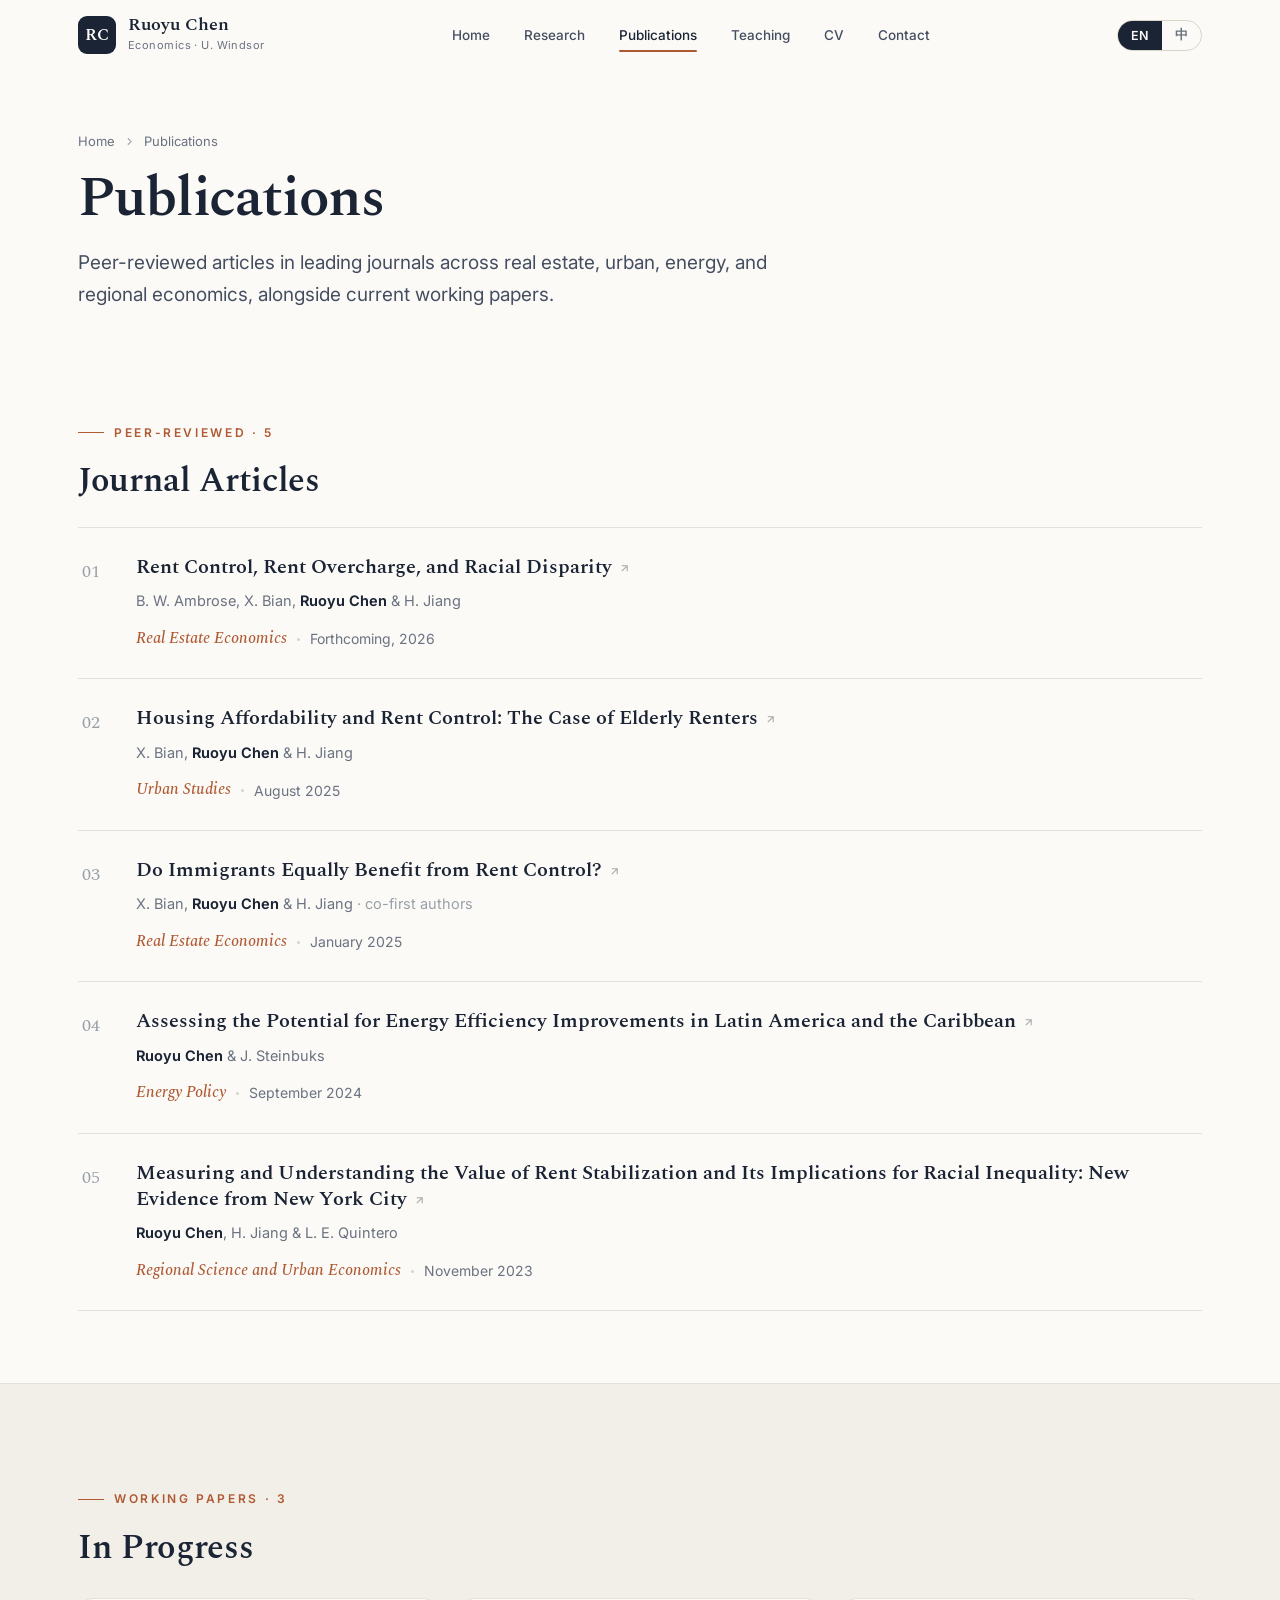
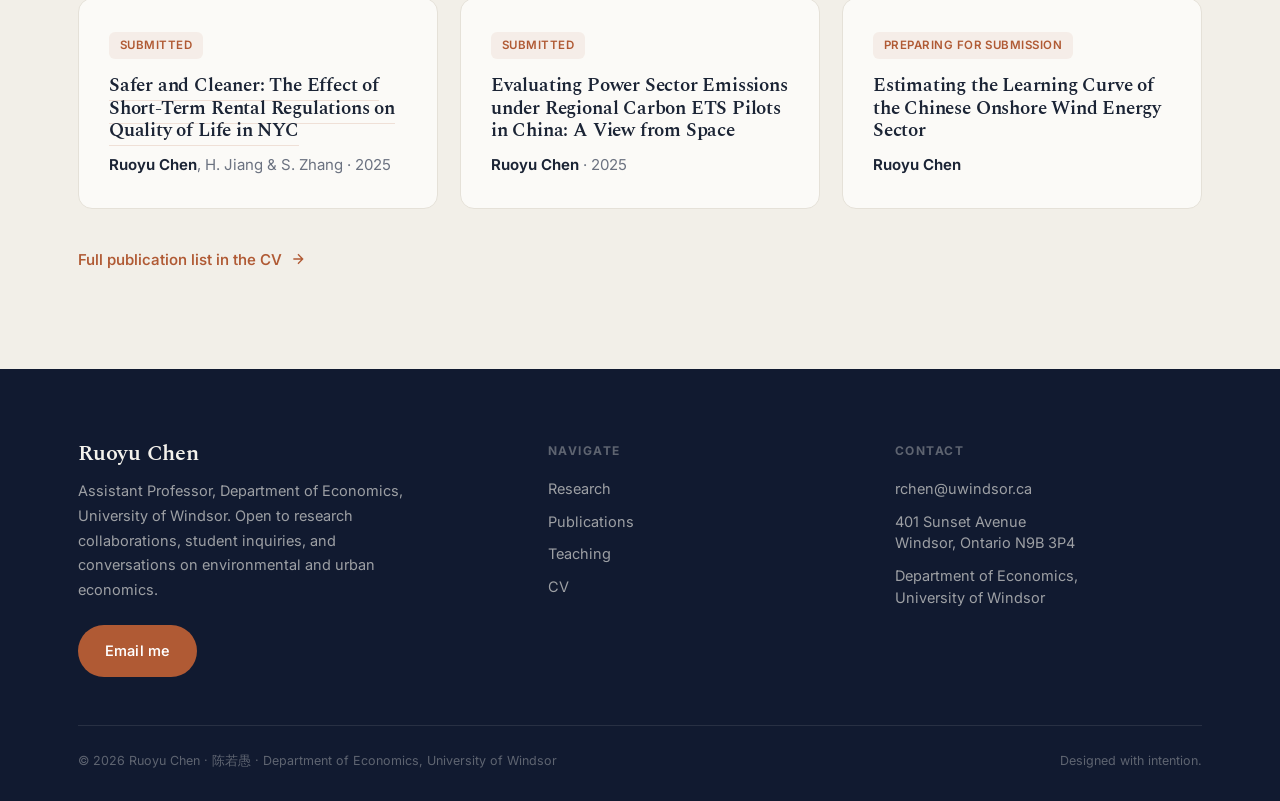
<file: publications.html>
<!DOCTYPE html>
<html lang="en">
<head>
<meta charset="UTF-8" />
<meta name="viewport" content="width=device-width, initial-scale=1.0" />
<title data-en="Publications — Ruoyu Chen" data-zh="论文 — 陈若愚">Publications — Ruoyu Chen</title>
<meta name="description" content="Peer-reviewed publications and working papers by Ruoyu Chen." />
<link rel="icon" href="data:image/svg+xml,%3Csvg xmlns='http://www.w3.org/2000/svg' viewBox='0 0 32 32'%3E%3Crect width='32' height='32' rx='7' fill='%231B2435'/%3E%3Ctext x='16' y='22' font-family='Georgia,serif' font-size='15' fill='%23FBFAF7' text-anchor='middle'%3ERC%3C/text%3E%3C/svg%3E" />
<link rel="preconnect" href="https://fonts.googleapis.com" />
<link rel="preconnect" href="https://fonts.gstatic.com" crossorigin />
<link href="https://fonts.googleapis.com/css2?family=Spectral:ital,wght@0,400;0,500;0,600;1,400;1,500&family=Inter:wght@400;500;600;700&display=swap" rel="stylesheet" />
<link rel="stylesheet" href="styles.css" />
<script>document.documentElement.lang=(function(){try{var v=localStorage.getItem('rc_lang');if(v==='en'||v==='zh')return v;}catch(e){}return 'en';})();</script>
</head>
<body>

<!-- ============ NAV ============ -->
<nav class="nav">
  <div class="nav-inner">
    <a class="brand" href="index.html">
      <span class="brand-mark">RC</span>
      <span class="brand-text">
        <span class="brand-name" data-lang="en">Ruoyu Chen</span>
        <span class="brand-name" data-lang="zh">陈若愚</span>
        <span class="brand-sub" data-lang="en">Economics · U. Windsor</span>
        <span class="brand-sub" data-lang="zh">经济学 · 温莎大学</span>
      </span>
    </a>
    <div class="nav-links">
      <a href="index.html"><span data-lang="en">Home</span><span data-lang="zh">首页</span></a>
      <a href="research.html"><span data-lang="en">Research</span><span data-lang="zh">研究</span></a>
      <a href="publications.html" class="active"><span data-lang="en">Publications</span><span data-lang="zh">论文</span></a>
      <a href="teaching.html"><span data-lang="en">Teaching</span><span data-lang="zh">教学</span></a>
      <a href="cv.html"><span data-lang="en">CV</span><span data-lang="zh">简历</span></a>
      <a href="#contact"><span data-lang="en">Contact</span><span data-lang="zh">联系</span></a>
    </div>
    <div class="nav-right">
      <div class="lang-toggle" role="group" aria-label="Language">
        <button data-set-lang="en" aria-label="English">EN</button>
        <button data-set-lang="zh" aria-label="中文">中</button>
      </div>
      <button class="nav-burger" aria-label="Menu" aria-expanded="false"><span></span><span></span><span></span></button>
    </div>
  </div>
  <div class="nav-mobile">
    <a href="index.html"><span data-lang="en">Home</span><span data-lang="zh">首页</span></a>
    <a href="research.html"><span data-lang="en">Research</span><span data-lang="zh">研究</span></a>
    <a href="publications.html"><span data-lang="en">Publications</span><span data-lang="zh">论文</span></a>
    <a href="teaching.html"><span data-lang="en">Teaching</span><span data-lang="zh">教学</span></a>
    <a href="cv.html"><span data-lang="en">CV</span><span data-lang="zh">简历</span></a>
    <a href="#contact"><span data-lang="en">Contact</span><span data-lang="zh">联系</span></a>
  </div>
</nav>

<!-- ============ PAGE HEAD ============ -->
<header class="page-head">
  <div class="container">
    <div class="crumbs reveal">
      <a href="index.html"><span data-lang="en">Home</span><span data-lang="zh">首页</span></a>
      <svg viewBox="0 0 24 24" fill="none" stroke="currentColor" stroke-width="2"><path d="M9 6l6 6-6 6"/></svg>
      <span data-lang="en">Publications</span><span data-lang="zh">论文</span>
    </div>
    <h1 class="page-title reveal"><span data-lang="en">Publications</span><span data-lang="zh">论文与成果</span></h1>
    <p class="page-intro reveal d1">
      <span data-lang="en">Peer-reviewed articles in leading journals across real estate, urban, energy, and regional economics, alongside current working papers.</span>
      <span data-lang="zh">在房地产、城市、能源与区域经济学领域权威期刊发表的同行评审论文,以及正在进行中的工作论文。</span>
    </p>
  </div>
</header>

<!-- ============ PEER-REVIEWED ============ -->
<section class="section--tight bg-paper">
  <div class="container">
    <div class="section-head reveal" style="margin-bottom:26px">
      <p class="eyebrow"><span data-lang="en">Peer-Reviewed · 5</span><span data-lang="zh">同行评审 · 5篇</span></p>
      <h2 class="section-title" style="font-size:clamp(26px,3vw,34px)"><span data-lang="en">Journal Articles</span><span data-lang="zh">期刊论文</span></h2>
      <p class="section-sub" style="font-size:15px" data-lang="zh">标签为期刊质量指标:ABDC 等级、SJR 分值与 H 指数。</p>
    </div>

    <div class="pub-list reveal">
      <div class="pub">
        <div class="pub-num">01</div>
        <div class="pub-body">
          <div class="pub-title"><a href="https://doi.org/10.1111/1540-6229.70047" target="_blank" rel="noopener"><span data-lang="en">Rent Control, Rent Overcharge, and Racial Disparity</span><span data-lang="zh">Rent Control, Rent Overcharge, and Racial Disparity<br/>租金管制、超额收费与种族差异</span><span class="pub-ext"><svg viewBox="0 0 24 24" fill="none" stroke="currentColor" stroke-width="2"><path d="M7 17L17 7M7 7h10v10"/></svg></span></a></div>
          <div class="pub-authors">B. W. Ambrose, X. Bian, <strong>Ruoyu Chen</strong> &amp; H. Jiang</div>
          <div class="pub-meta"><span class="pub-journal">Real Estate Economics</span><span class="pub-dot"></span><span class="pub-year"><span data-lang="en">Forthcoming, 2026</span><span data-lang="zh">2026年(即将刊出)</span></span></div>
          <div class="pub-tiers" data-lang="zh"><span class="badge badge-tier">ABDC A</span><span class="badge badge-soft">SJR 1.474</span><span class="badge badge-soft">H-Index 76</span></div>
        </div>
      </div>

      <div class="pub">
        <div class="pub-num">02</div>
        <div class="pub-body">
          <div class="pub-title"><a href="https://doi.org/10.13140/RG.2.2.31436.32644" target="_blank" rel="noopener"><span data-lang="en">Housing Affordability and Rent Control: The Case of Elderly Renters</span><span data-lang="zh">Housing Affordability and Rent Control: The Case of Elderly Renters<br/>住房可负担性与租金管制:老年租户的情形</span><span class="pub-ext"><svg viewBox="0 0 24 24" fill="none" stroke="currentColor" stroke-width="2"><path d="M7 17L17 7M7 7h10v10"/></svg></span></a></div>
          <div class="pub-authors">X. Bian, <strong>Ruoyu Chen</strong> &amp; H. Jiang</div>
          <div class="pub-meta"><span class="pub-journal">Urban Studies</span><span class="pub-dot"></span><span class="pub-year"><span data-lang="en">August 2025</span><span data-lang="zh">2025年8月</span></span></div>
          <div class="pub-tiers" data-lang="zh"><span class="badge badge-tier">ABDC A*</span><span class="badge badge-soft">SJR 1.809</span><span class="badge badge-soft">H-Index 195</span></div>
        </div>
      </div>

      <div class="pub">
        <div class="pub-num">03</div>
        <div class="pub-body">
          <div class="pub-title"><a href="https://doi.org/10.1111/1540-6229.12509" target="_blank" rel="noopener"><span data-lang="en">Do Immigrants Equally Benefit from Rent Control?</span><span data-lang="zh">Do Immigrants Equally Benefit from Rent Control?<br/>移民同样能从租金管制中获益吗?</span><span class="pub-ext"><svg viewBox="0 0 24 24" fill="none" stroke="currentColor" stroke-width="2"><path d="M7 17L17 7M7 7h10v10"/></svg></span></a></div>
          <div class="pub-authors">X. Bian, <strong>Ruoyu Chen</strong> &amp; H. Jiang <span style="color:var(--muted)">· <span data-lang="en">co-first authors</span><span data-lang="zh">共同第一作者</span></span></div>
          <div class="pub-meta"><span class="pub-journal">Real Estate Economics</span><span class="pub-dot"></span><span class="pub-year"><span data-lang="en">January 2025</span><span data-lang="zh">2025年1月</span></span></div>
          <div class="pub-tiers" data-lang="zh"><span class="badge badge-tier">ABDC A</span><span class="badge badge-soft">SJR 1.474</span><span class="badge badge-soft">H-Index 76</span></div>
        </div>
      </div>

      <div class="pub">
        <div class="pub-num">04</div>
        <div class="pub-body">
          <div class="pub-title"><a href="https://www.sciencedirect.com/science/article/abs/pii/S0301421524002441" target="_blank" rel="noopener"><span data-lang="en">Assessing the Potential for Energy Efficiency Improvements in Latin America and the Caribbean</span><span data-lang="zh">Assessing the Potential for Energy Efficiency Improvements in Latin America and the Caribbean<br/>评估拉丁美洲与加勒比地区能效改进的潜力</span><span class="pub-ext"><svg viewBox="0 0 24 24" fill="none" stroke="currentColor" stroke-width="2"><path d="M7 17L17 7M7 7h10v10"/></svg></span></a></div>
          <div class="pub-authors"><strong>Ruoyu Chen</strong> &amp; J. Steinbuks</div>
          <div class="pub-meta"><span class="pub-journal">Energy Policy</span><span class="pub-dot"></span><span class="pub-year"><span data-lang="en">September 2024</span><span data-lang="zh">2024年9月</span></span></div>
          <div class="pub-tiers" data-lang="zh"><span class="badge badge-tier">ABDC A</span><span class="badge badge-soft">SJR 2.516</span><span class="badge badge-soft">H-Index 311</span></div>
        </div>
      </div>

      <div class="pub">
        <div class="pub-num">05</div>
        <div class="pub-body">
          <div class="pub-title"><a href="https://ideas.repec.org/a/eee/regeco/v103y2023ics0166046223000832.html" target="_blank" rel="noopener"><span data-lang="en">Measuring and Understanding the Value of Rent Stabilization and Its Implications for Racial Inequality: New Evidence from New York City</span><span data-lang="zh">Measuring and Understanding the Value of Rent Stabilization and Its Implications for Racial Inequality: New Evidence from New York City<br/>衡量与理解租金稳定政策的价值及其对种族不平等的影响:来自纽约市的新证据</span><span class="pub-ext"><svg viewBox="0 0 24 24" fill="none" stroke="currentColor" stroke-width="2"><path d="M7 17L17 7M7 7h10v10"/></svg></span></a></div>
          <div class="pub-authors"><strong>Ruoyu Chen</strong>, H. Jiang &amp; L. E. Quintero</div>
          <div class="pub-meta"><span class="pub-journal">Regional Science and Urban Economics</span><span class="pub-dot"></span><span class="pub-year"><span data-lang="en">November 2023</span><span data-lang="zh">2023年11月</span></span></div>
          <div class="pub-tiers" data-lang="zh"><span class="badge badge-tier">ABDC A</span><span class="badge badge-soft">SJR 1.917</span><span class="badge badge-soft">H-Index 101</span></div>
        </div>
      </div>
    </div>
  </div>
</section>

<!-- ============ WORKING PAPERS ============ -->
<section class="section bg-sand divider-top">
  <div class="container">
    <div class="section-head reveal" style="margin-bottom:30px">
      <p class="eyebrow"><span data-lang="en">Working Papers · 3</span><span data-lang="zh">工作论文 · 3篇</span></p>
      <h2 class="section-title" style="font-size:clamp(26px,3vw,34px)"><span data-lang="en">In Progress</span><span data-lang="zh">进行中</span></h2>
    </div>
    <div class="grid grid-3">
      <div class="card reveal">
        <span class="badge"><span data-lang="en">Submitted</span><span data-lang="zh">已投稿</span></span>
        <h3 style="margin-top:16px;font-size:19px"><a href="https://doi.org/10.13140/RG.2.2.17476.28803" target="_blank" rel="noopener" style="color:inherit;text-decoration:none;border-bottom:1.5px solid var(--accent-tint-2)"><span data-lang="en">Safer and Cleaner: The Effect of Short-Term Rental Regulations on Quality of Life in NYC</span><span data-lang="zh">Safer and Cleaner: The Effect of Short-Term Rental Regulations on Quality of Life in NYC<br/>更安全、更清洁:短期租赁监管对纽约市生活质量的影响</span></a></h3>
        <p style="margin-top:10px"><strong>Ruoyu Chen</strong>, H. Jiang &amp; S. Zhang · 2025</p>
      </div>
      <div class="card reveal d1">
        <span class="badge"><span data-lang="en">Submitted</span><span data-lang="zh">已投稿</span></span>
        <h3 style="margin-top:16px;font-size:19px"><span data-lang="en">Evaluating Power Sector Emissions under Regional Carbon ETS Pilots in China: A View from Space</span><span data-lang="zh">Evaluating Power Sector Emissions under Regional Carbon ETS Pilots in China: A View from Space<br/>从太空评估中国区域碳排放权交易试点下的电力部门排放</span></h3>
        <p style="margin-top:10px"><strong>Ruoyu Chen</strong> · 2025</p>
      </div>
      <div class="card reveal d2">
        <span class="badge"><span data-lang="en">Preparing for submission</span><span data-lang="zh">准备投稿</span></span>
        <h3 style="margin-top:16px;font-size:19px"><span data-lang="en">Estimating the Learning Curve of the Chinese Onshore Wind Energy Sector</span><span data-lang="zh">Estimating the Learning Curve of the Chinese Onshore Wind Energy Sector<br/>估计中国陆上风电行业的学习曲线</span></h3>
        <p style="margin-top:10px"><strong>Ruoyu Chen</strong></p>
      </div>
    </div>
    <div class="reveal" style="margin-top:36px">
      <a class="arrow-link" href="RChen_CV_EN.pdf" target="_blank" rel="noopener"><span data-lang="en">Full publication list in the CV</span><span data-lang="zh">完整论文列表见简历</span>
        <svg viewBox="0 0 24 24" fill="none" stroke="currentColor" stroke-width="2"><path d="M5 12h14M12 5l7 7-7 7"/></svg></a>
    </div>
  </div>
</section>

<!-- ============ FOOTER ============ -->
<footer class="footer" id="contact">
  <div class="container">
    <div class="footer-grid">
      <div>
        <h4><span data-lang="en">Ruoyu Chen</span><span data-lang="zh">陈若愚</span></h4>
        <p class="f-lead"><span data-lang="en">Assistant Professor, Department of Economics, University of Windsor. Open to research collaborations, student inquiries, and conversations on environmental and urban economics.</span><span data-lang="zh">温莎大学经济学系助理教授。欢迎研究合作、学生咨询,以及关于环境与城市经济学的交流。</span></p>
        <div class="btn-row" style="margin-top:22px">
          <a class="btn btn-accent" href="mailto:rchen@uwindsor.ca"><span data-lang="en">Email me</span><span data-lang="zh">发送邮件</span></a>
        </div>
      </div>
      <div class="footer-col">
        <h5><span data-lang="en">Navigate</span><span data-lang="zh">导航</span></h5>
        <a href="research.html"><span data-lang="en">Research</span><span data-lang="zh">研究</span></a>
        <a href="publications.html"><span data-lang="en">Publications</span><span data-lang="zh">论文</span></a>
        <a href="teaching.html"><span data-lang="en">Teaching</span><span data-lang="zh">教学</span></a>
        <a href="cv.html"><span data-lang="en">CV</span><span data-lang="zh">简历</span></a>
      </div>
      <div class="footer-col">
        <h5><span data-lang="en">Contact</span><span data-lang="zh">联系方式</span></h5>
        <a href="mailto:rchen@uwindsor.ca">rchen@uwindsor.ca</a>
        <p><span data-lang="en">401 Sunset Avenue<br/>Windsor, Ontario N9B 3P4</span><span data-lang="zh">401 Sunset Avenue<br/>安大略省温莎市 N9B 3P4</span></p>
        <p><span data-lang="en">Department of Economics,<br/>University of Windsor</span><span data-lang="zh">温莎大学 经济学系</span></p>
      </div>
    </div>
    <div class="footer-bottom">
      <p>© 2026 Ruoyu Chen · 陈若愚 · Department of Economics, University of Windsor</p>
      <p><span data-lang="en">Designed with intention.</span><span data-lang="zh">用心设计。</span></p>
    </div>
  </div>
</footer>

<script src="script.js"></script>
</body>
</html>
</file>
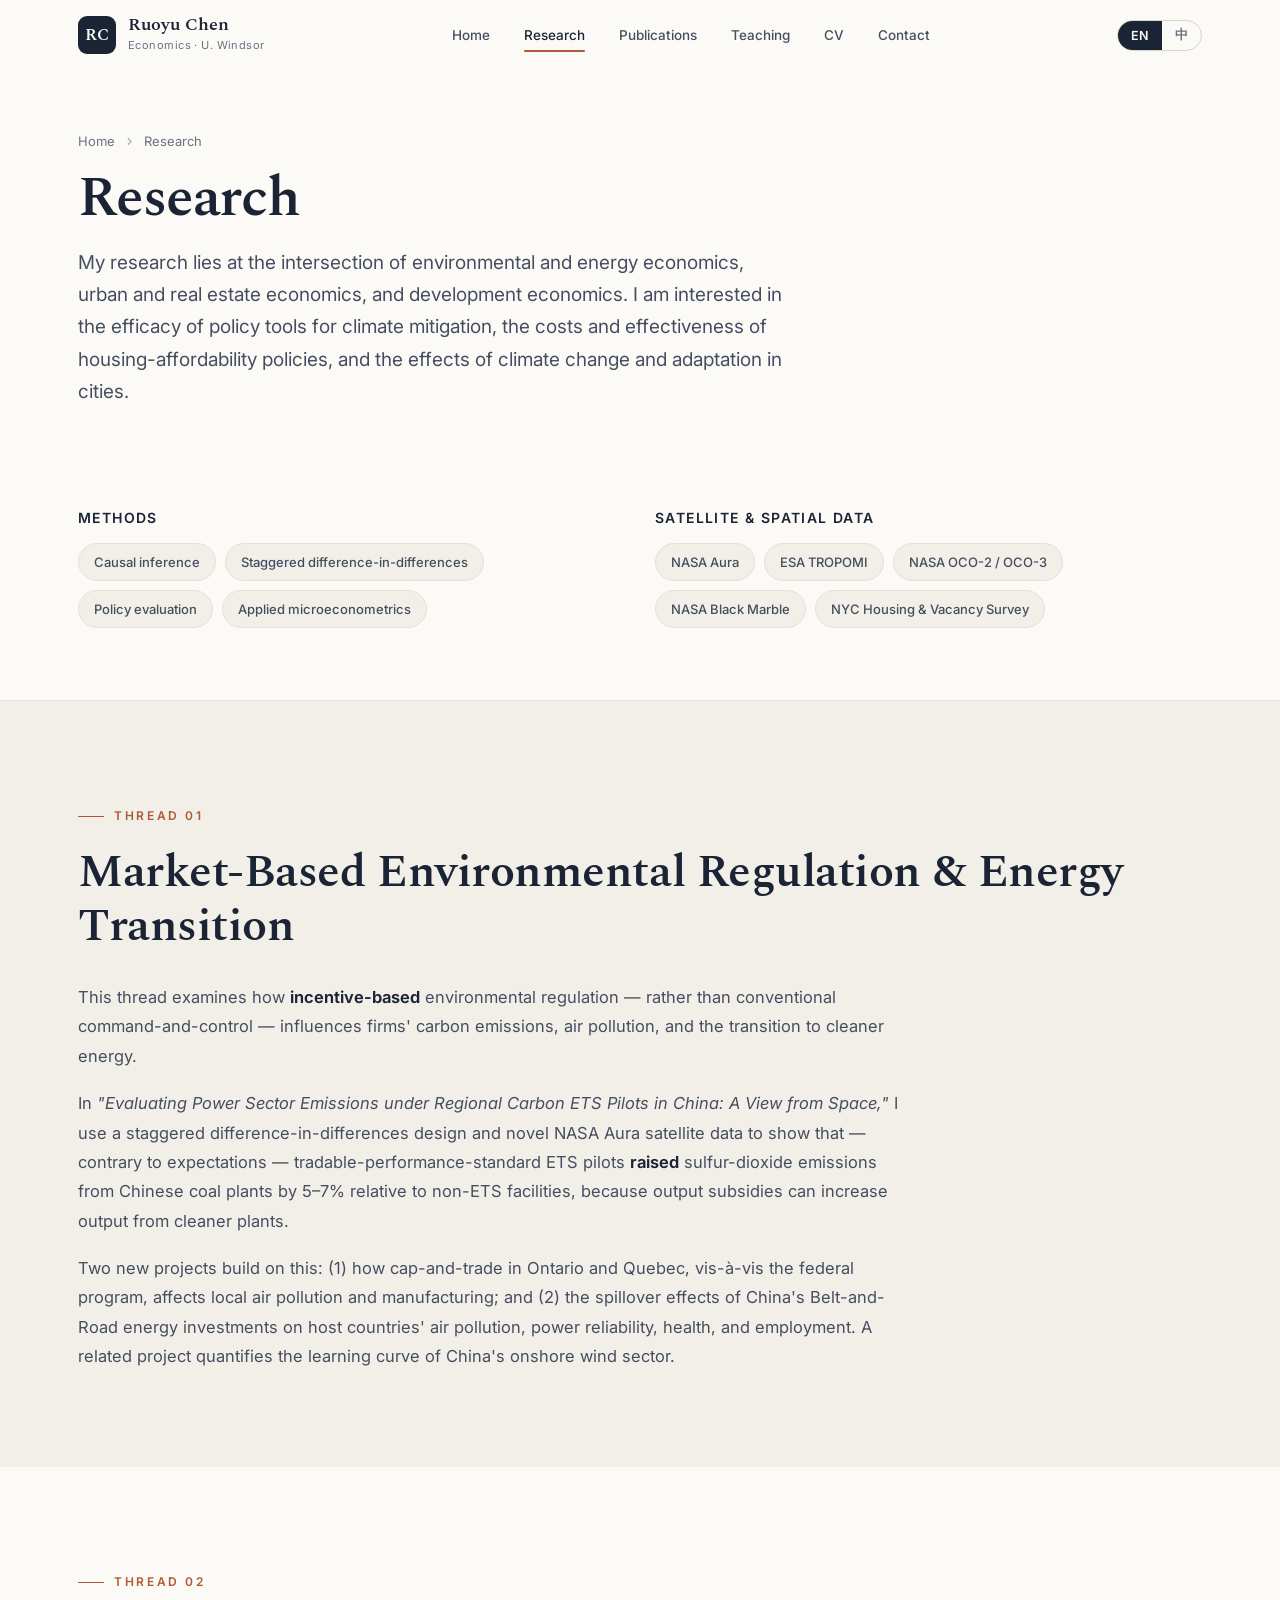
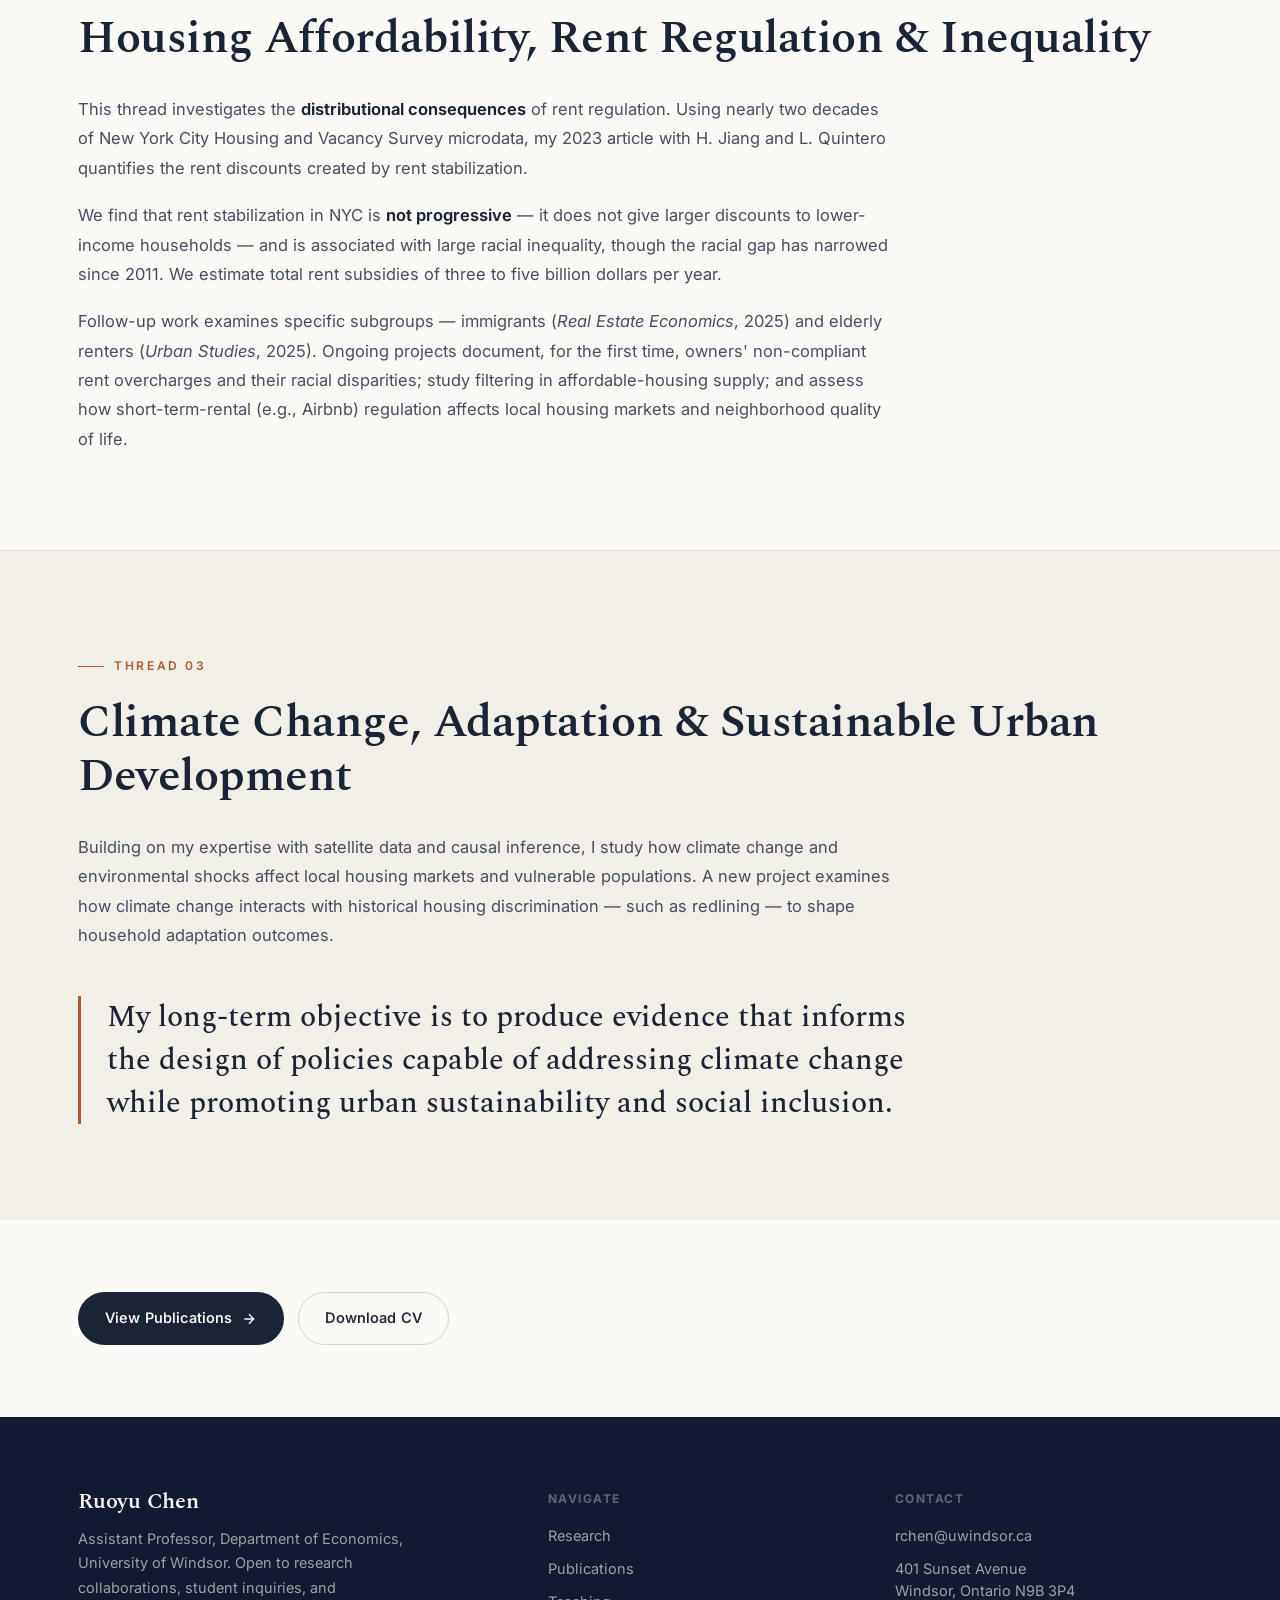
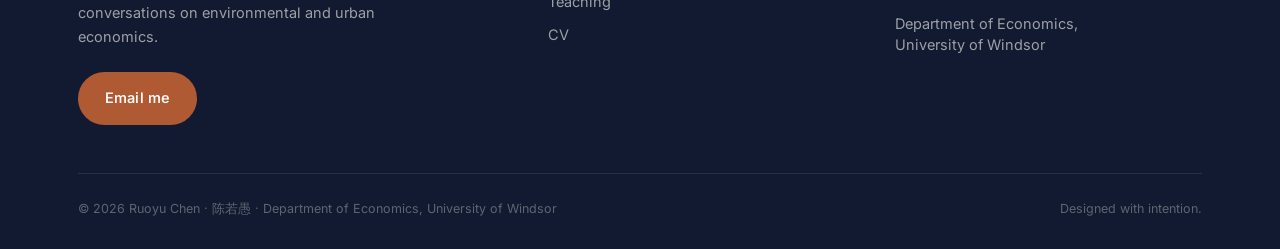
<file: research.html>
<!DOCTYPE html>
<html lang="en">
<head>
<meta charset="UTF-8" />
<meta name="viewport" content="width=device-width, initial-scale=1.0" />
<title data-en="Research — Ruoyu Chen" data-zh="研究 — 陈若愚">Research — Ruoyu Chen</title>
<meta name="description" content="Research of Ruoyu Chen: market-based environmental regulation, housing affordability and rent regulation, and climate change and the city." />
<link rel="icon" href="data:image/svg+xml,%3Csvg xmlns='http://www.w3.org/2000/svg' viewBox='0 0 32 32'%3E%3Crect width='32' height='32' rx='7' fill='%231B2435'/%3E%3Ctext x='16' y='22' font-family='Georgia,serif' font-size='15' fill='%23FBFAF7' text-anchor='middle'%3ERC%3C/text%3E%3C/svg%3E" />
<link rel="preconnect" href="https://fonts.googleapis.com" />
<link rel="preconnect" href="https://fonts.gstatic.com" crossorigin />
<link href="https://fonts.googleapis.com/css2?family=Spectral:ital,wght@0,400;0,500;0,600;1,400;1,500&family=Inter:wght@400;500;600;700&display=swap" rel="stylesheet" />
<link rel="stylesheet" href="styles.css" />
<script>document.documentElement.lang=(function(){try{var v=localStorage.getItem('rc_lang');if(v==='en'||v==='zh')return v;}catch(e){}return 'en';})();</script>
</head>
<body>

<!-- ============ NAV ============ -->
<nav class="nav">
  <div class="nav-inner">
    <a class="brand" href="index.html">
      <span class="brand-mark">RC</span>
      <span class="brand-text">
        <span class="brand-name" data-lang="en">Ruoyu Chen</span>
        <span class="brand-name" data-lang="zh">陈若愚</span>
        <span class="brand-sub" data-lang="en">Economics · U. Windsor</span>
        <span class="brand-sub" data-lang="zh">经济学 · 温莎大学</span>
      </span>
    </a>
    <div class="nav-links">
      <a href="index.html"><span data-lang="en">Home</span><span data-lang="zh">首页</span></a>
      <a href="research.html" class="active"><span data-lang="en">Research</span><span data-lang="zh">研究</span></a>
      <a href="publications.html"><span data-lang="en">Publications</span><span data-lang="zh">论文</span></a>
      <a href="teaching.html"><span data-lang="en">Teaching</span><span data-lang="zh">教学</span></a>
      <a href="cv.html"><span data-lang="en">CV</span><span data-lang="zh">简历</span></a>
      <a href="#contact"><span data-lang="en">Contact</span><span data-lang="zh">联系</span></a>
    </div>
    <div class="nav-right">
      <div class="lang-toggle" role="group" aria-label="Language">
        <button data-set-lang="en" aria-label="English">EN</button>
        <button data-set-lang="zh" aria-label="中文">中</button>
      </div>
      <button class="nav-burger" aria-label="Menu" aria-expanded="false"><span></span><span></span><span></span></button>
    </div>
  </div>
  <div class="nav-mobile">
    <a href="index.html"><span data-lang="en">Home</span><span data-lang="zh">首页</span></a>
    <a href="research.html"><span data-lang="en">Research</span><span data-lang="zh">研究</span></a>
    <a href="publications.html"><span data-lang="en">Publications</span><span data-lang="zh">论文</span></a>
    <a href="teaching.html"><span data-lang="en">Teaching</span><span data-lang="zh">教学</span></a>
    <a href="cv.html"><span data-lang="en">CV</span><span data-lang="zh">简历</span></a>
    <a href="#contact"><span data-lang="en">Contact</span><span data-lang="zh">联系</span></a>
  </div>
</nav>

<!-- ============ PAGE HEAD ============ -->
<header class="page-head">
  <div class="container">
    <div class="crumbs reveal">
      <a href="index.html"><span data-lang="en">Home</span><span data-lang="zh">首页</span></a>
      <svg viewBox="0 0 24 24" fill="none" stroke="currentColor" stroke-width="2"><path d="M9 6l6 6-6 6"/></svg>
      <span data-lang="en">Research</span><span data-lang="zh">研究</span>
    </div>
    <h1 class="page-title reveal"><span data-lang="en">Research</span><span data-lang="zh">研究</span></h1>
    <p class="page-intro reveal d1">
      <span data-lang="en">My research lies at the intersection of environmental and energy economics, urban and real estate economics, and development economics. I am interested in the efficacy of policy tools for climate mitigation, the costs and effectiveness of housing-affordability policies, and the effects of climate change and adaptation in cities.</span>
      <span data-lang="zh">我的研究处于环境与能源经济学、城市与房地产经济学以及发展经济学的交汇处。我关注政策工具在气候减缓中的有效性、住房可负担性政策的成本与成效,以及气候变化与适应在城市中的影响。</span>
    </p>
  </div>
</header>

<!-- ============ METHODS / DATA ============ -->
<section class="section--tight bg-paper">
  <div class="container">
    <div class="grid grid-2 reveal" style="gap:30px">
      <div>
        <h3 style="font-size:14px;letter-spacing:0.1em;text-transform:uppercase;font-family:var(--sans);color:var(--ink);margin-bottom:16px"><span data-lang="en">Methods</span><span data-lang="zh">研究方法</span></h3>
        <div class="tag-group">
          <span class="tag"><span data-lang="en">Causal inference</span><span data-lang="zh">因果推断</span></span>
          <span class="tag"><span data-lang="en">Staggered difference-in-differences</span><span data-lang="zh">交错双重差分</span></span>
          <span class="tag"><span data-lang="en">Policy evaluation</span><span data-lang="zh">政策评估</span></span>
          <span class="tag"><span data-lang="en">Applied microeconometrics</span><span data-lang="zh">应用微观计量</span></span>
        </div>
      </div>
      <div>
        <h3 style="font-size:14px;letter-spacing:0.1em;text-transform:uppercase;font-family:var(--sans);color:var(--ink);margin-bottom:16px"><span data-lang="en">Satellite &amp; Spatial Data</span><span data-lang="zh">卫星与空间数据</span></h3>
        <div class="tag-group">
          <span class="tag">NASA Aura</span>
          <span class="tag">ESA TROPOMI</span>
          <span class="tag">NASA OCO-2 / OCO-3</span>
          <span class="tag">NASA Black Marble</span>
          <span class="tag"><span data-lang="en">NYC Housing &amp; Vacancy Survey</span><span data-lang="zh">纽约市住房与空置调查</span></span>
        </div>
      </div>
    </div>
  </div>
</section>

<!-- ============ THEME 1 ============ -->
<section class="section bg-sand divider-top">
  <div class="container">
    <div class="section-head reveal" style="margin-bottom:30px">
      <p class="eyebrow"><span data-lang="en">Thread 01</span><span data-lang="zh">主线 01</span></p>
      <h2 class="section-title"><span data-lang="en">Market-Based Environmental Regulation &amp; Energy Transition</span><span data-lang="zh">市场化环境监管与能源转型</span></h2>
    </div>
    <div class="prose reveal d1" style="max-width:820px">
      <p><span data-lang="en">This thread examines how <strong>incentive-based</strong> environmental regulation — rather than conventional command-and-control — influences firms' carbon emissions, air pollution, and the transition to cleaner energy.</span><span data-lang="zh">这条主线考察<strong>基于激励</strong>的环境监管(相对于传统的"命令—控制"式监管)如何影响企业的碳排放、空气污染,以及向清洁能源的转型。</span></p>
      <p><span data-lang="en">In <em>"Evaluating Power Sector Emissions under Regional Carbon ETS Pilots in China: A View from Space,"</em> I use a staggered difference-in-differences design and novel NASA Aura satellite data to show that — contrary to expectations — tradable-performance-standard ETS pilots <strong>raised</strong> sulfur-dioxide emissions from Chinese coal plants by 5–7% relative to non-ETS facilities, because output subsidies can increase output from cleaner plants.</span><span data-lang="zh">在《从太空评估中国区域碳排放权交易试点下的电力部门排放》中,我采用交错双重差分设计与新型 NASA Aura 卫星数据发现:与预期相反,基于"可交易绩效标准(TPS)"的碳交易试点反而使燃煤电厂的二氧化硫排放相对非试点设施<strong>上升</strong>了 5–7%——原因在于产出补贴可能提高了较清洁电厂的产量。</span></p>
      <p><span data-lang="en">Two new projects build on this: (1) how cap-and-trade in Ontario and Quebec, vis-à-vis the federal program, affects local air pollution and manufacturing; and (2) the spillover effects of China's Belt-and-Road energy investments on host countries' air pollution, power reliability, health, and employment. A related project quantifies the learning curve of China's onshore wind sector.</span><span data-lang="zh">在此基础上的两个新项目:(1)安大略与魁北克的限额—交易机制相较联邦机制,对本地空气污染与制造业的影响;(2)中国"一带一路"海外能源投资对东道国空气污染、电力可靠性、健康与就业的溢出效应。相关研究还量化了中国陆上风电行业的学习曲线。</span></p>
    </div>
  </div>
</section>

<!-- ============ THEME 2 ============ -->
<section class="section bg-paper">
  <div class="container">
    <div class="section-head reveal" style="margin-bottom:30px">
      <p class="eyebrow"><span data-lang="en">Thread 02</span><span data-lang="zh">主线 02</span></p>
      <h2 class="section-title"><span data-lang="en">Housing Affordability, Rent Regulation &amp; Inequality</span><span data-lang="zh">住房可负担性、租金管制与不平等</span></h2>
    </div>
    <div class="prose reveal d1" style="max-width:820px">
      <p><span data-lang="en">This thread investigates the <strong>distributional consequences</strong> of rent regulation. Using nearly two decades of New York City Housing and Vacancy Survey microdata, my 2023 article with H. Jiang and L. Quintero quantifies the rent discounts created by rent stabilization.</span><span data-lang="zh">这条主线研究租金管制的<strong>分配后果</strong>。我与 H. Jiang、L. Quintero 合作、发表于 2023 年的论文利用纽约市住房与空置调查近二十年的微观数据,量化了租金稳定政策带来的租金折扣。</span></p>
      <p><span data-lang="en">We find that rent stabilization in NYC is <strong>not progressive</strong> — it does not give larger discounts to lower-income households — and is associated with large racial inequality, though the racial gap has narrowed since 2011. We estimate total rent subsidies of three to five billion dollars per year.</span><span data-lang="zh">研究发现:纽约市的租金稳定政策<strong>并不具累进性</strong>——并未向低收入家庭提供更大折扣——且伴随显著的种族不平等,尽管这一差距自 2011 年以来有所缩小。我们估计每年的租金补贴总额约为 30–50 亿美元。</span></p>
      <p><span data-lang="en">Follow-up work examines specific subgroups — immigrants (<em>Real Estate Economics</em>, 2025) and elderly renters (<em>Urban Studies</em>, 2025). Ongoing projects document, for the first time, owners' non-compliant rent overcharges and their racial disparities; study filtering in affordable-housing supply; and assess how short-term-rental (e.g., Airbnb) regulation affects local housing markets and neighborhood quality of life.</span><span data-lang="zh">后续研究进一步考察了具体人群——移民(《Real Estate Economics》,2025)与老年租户(《Urban Studies》,2025)。在建项目首次系统记录了业主违规"超额收费"行为及其种族差异,研究可负担住房供给中的"过滤"过程,并评估短期租赁(如 Airbnb)监管对本地住房市场与社区生活质量的影响。</span></p>
    </div>
  </div>
</section>

<!-- ============ THEME 3 ============ -->
<section class="section bg-sand divider-top">
  <div class="container">
    <div class="section-head reveal" style="margin-bottom:30px">
      <p class="eyebrow"><span data-lang="en">Thread 03</span><span data-lang="zh">主线 03</span></p>
      <h2 class="section-title"><span data-lang="en">Climate Change, Adaptation &amp; Sustainable Urban Development</span><span data-lang="zh">气候变化、适应与城市可持续发展</span></h2>
    </div>
    <div class="prose reveal d1" style="max-width:820px">
      <p><span data-lang="en">Building on my expertise with satellite data and causal inference, I study how climate change and environmental shocks affect local housing markets and vulnerable populations. A new project examines how climate change interacts with historical housing discrimination — such as redlining — to shape household adaptation outcomes.</span><span data-lang="zh">依托在卫星数据与因果推断方面的专长,我研究气候变化与环境冲击如何影响本地住房市场与脆弱人群。一个新项目考察气候变化如何与历史性的住房歧视(如"红线政策")交互,塑造家庭的适应结果。</span></p>
    </div>
    <div class="reveal d2" style="margin-top:46px">
      <blockquote class="pullquote">
        <span data-lang="en">My long-term objective is to produce evidence that informs the design of policies capable of addressing climate change while promoting urban sustainability and social inclusion.</span>
        <span data-lang="zh">我的长期目标,是为政策设计提供证据,使其在应对气候变化的同时,促进城市可持续与社会包容。</span>
      </blockquote>
    </div>
  </div>
</section>

<!-- ============ CTA ============ -->
<section class="section--tight bg-paper">
  <div class="container reveal">
    <div class="btn-row">
      <a class="btn btn-primary" href="publications.html"><span data-lang="en">View Publications</span><span data-lang="zh">查看论文</span>
        <svg viewBox="0 0 24 24" fill="none" stroke="currentColor" stroke-width="2"><path d="M5 12h14M12 5l7 7-7 7"/></svg></a>
      <a class="btn btn-outline" href="RChen_CV_EN.pdf" target="_blank" rel="noopener"><span data-lang="en">Download CV</span><span data-lang="zh">下载简历</span></a>
    </div>
  </div>
</section>

<!-- ============ FOOTER ============ -->
<footer class="footer" id="contact">
  <div class="container">
    <div class="footer-grid">
      <div>
        <h4><span data-lang="en">Ruoyu Chen</span><span data-lang="zh">陈若愚</span></h4>
        <p class="f-lead"><span data-lang="en">Assistant Professor, Department of Economics, University of Windsor. Open to research collaborations, student inquiries, and conversations on environmental and urban economics.</span><span data-lang="zh">温莎大学经济学系助理教授。欢迎研究合作、学生咨询,以及关于环境与城市经济学的交流。</span></p>
        <div class="btn-row" style="margin-top:22px">
          <a class="btn btn-accent" href="mailto:rchen@uwindsor.ca"><span data-lang="en">Email me</span><span data-lang="zh">发送邮件</span></a>
        </div>
      </div>
      <div class="footer-col">
        <h5><span data-lang="en">Navigate</span><span data-lang="zh">导航</span></h5>
        <a href="research.html"><span data-lang="en">Research</span><span data-lang="zh">研究</span></a>
        <a href="publications.html"><span data-lang="en">Publications</span><span data-lang="zh">论文</span></a>
        <a href="teaching.html"><span data-lang="en">Teaching</span><span data-lang="zh">教学</span></a>
        <a href="cv.html"><span data-lang="en">CV</span><span data-lang="zh">简历</span></a>
      </div>
      <div class="footer-col">
        <h5><span data-lang="en">Contact</span><span data-lang="zh">联系方式</span></h5>
        <a href="mailto:rchen@uwindsor.ca">rchen@uwindsor.ca</a>
        <p><span data-lang="en">401 Sunset Avenue<br/>Windsor, Ontario N9B 3P4</span><span data-lang="zh">401 Sunset Avenue<br/>安大略省温莎市 N9B 3P4</span></p>
        <p><span data-lang="en">Department of Economics,<br/>University of Windsor</span><span data-lang="zh">温莎大学 经济学系</span></p>
      </div>
    </div>
    <div class="footer-bottom">
      <p>© 2026 Ruoyu Chen · 陈若愚 · Department of Economics, University of Windsor</p>
      <p><span data-lang="en">Designed with intention.</span><span data-lang="zh">用心设计。</span></p>
    </div>
  </div>
</footer>

<script src="script.js"></script>
</body>
</html>
</file>
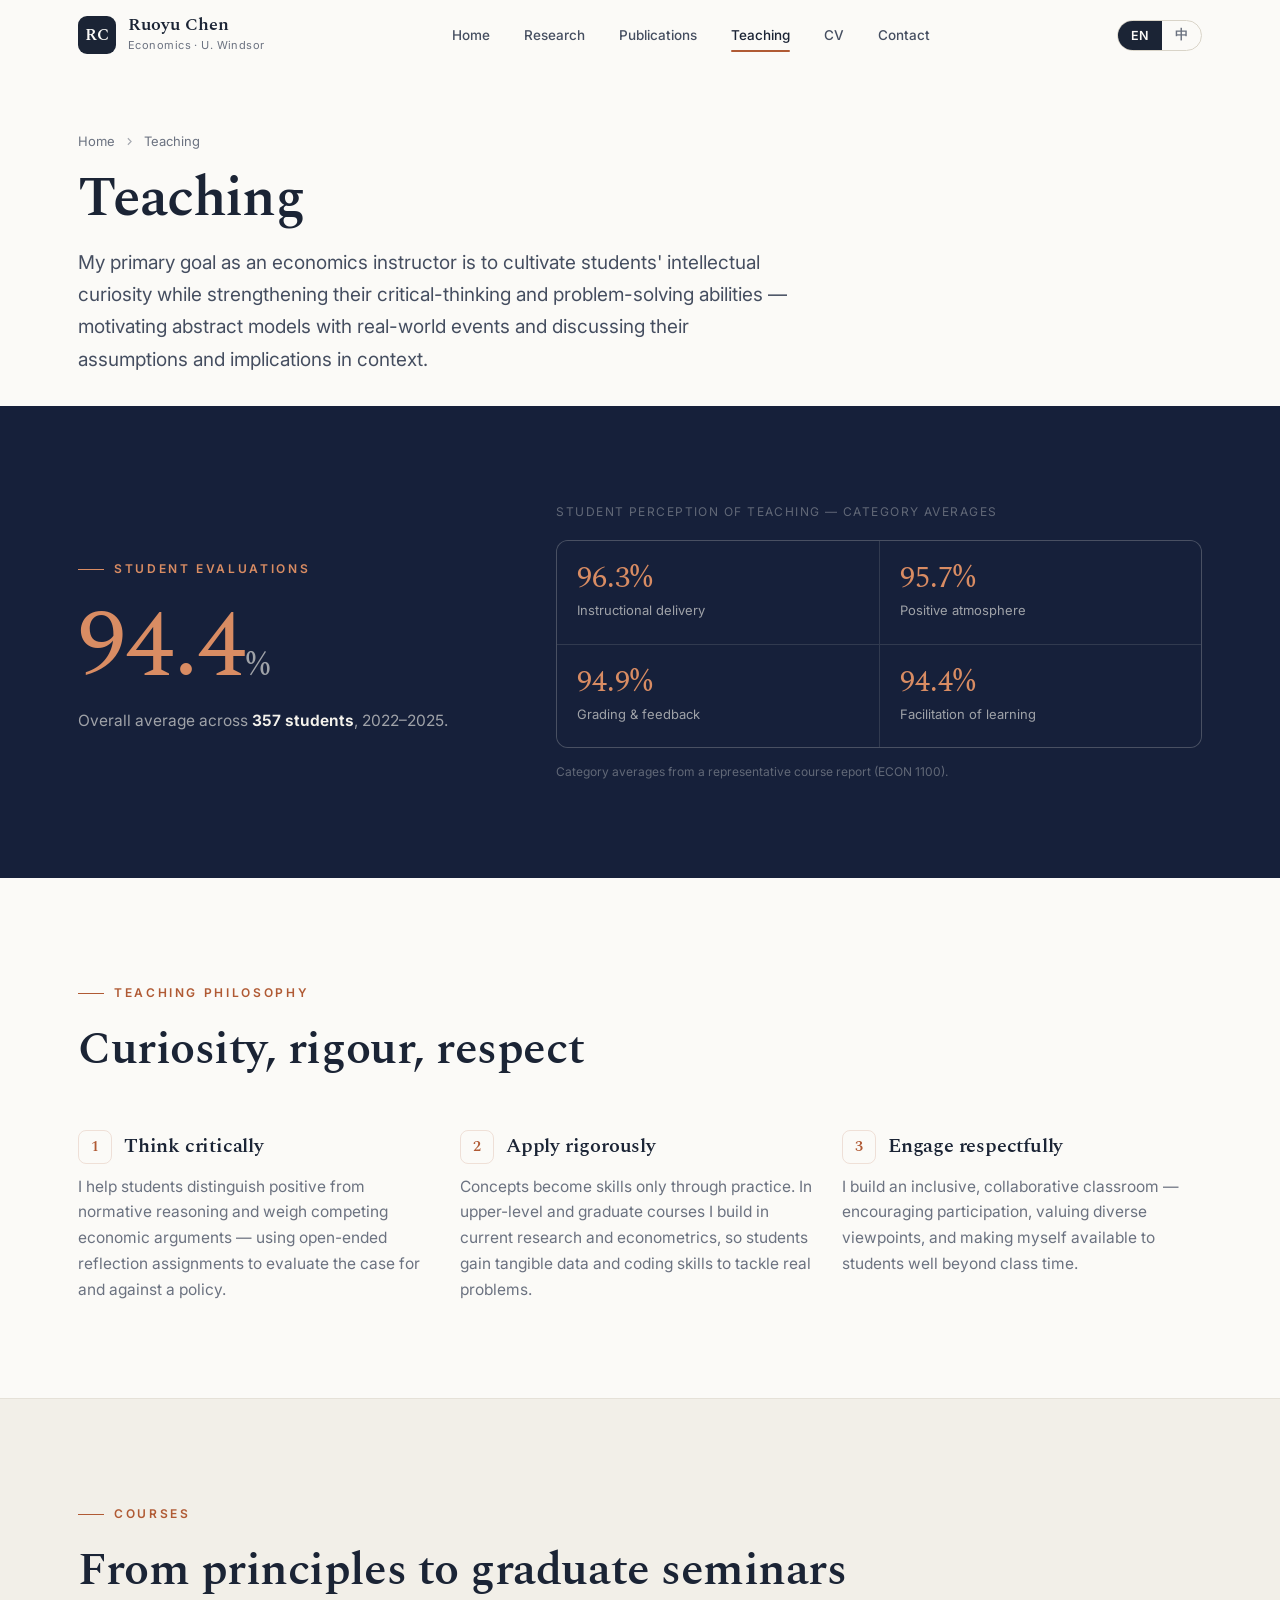
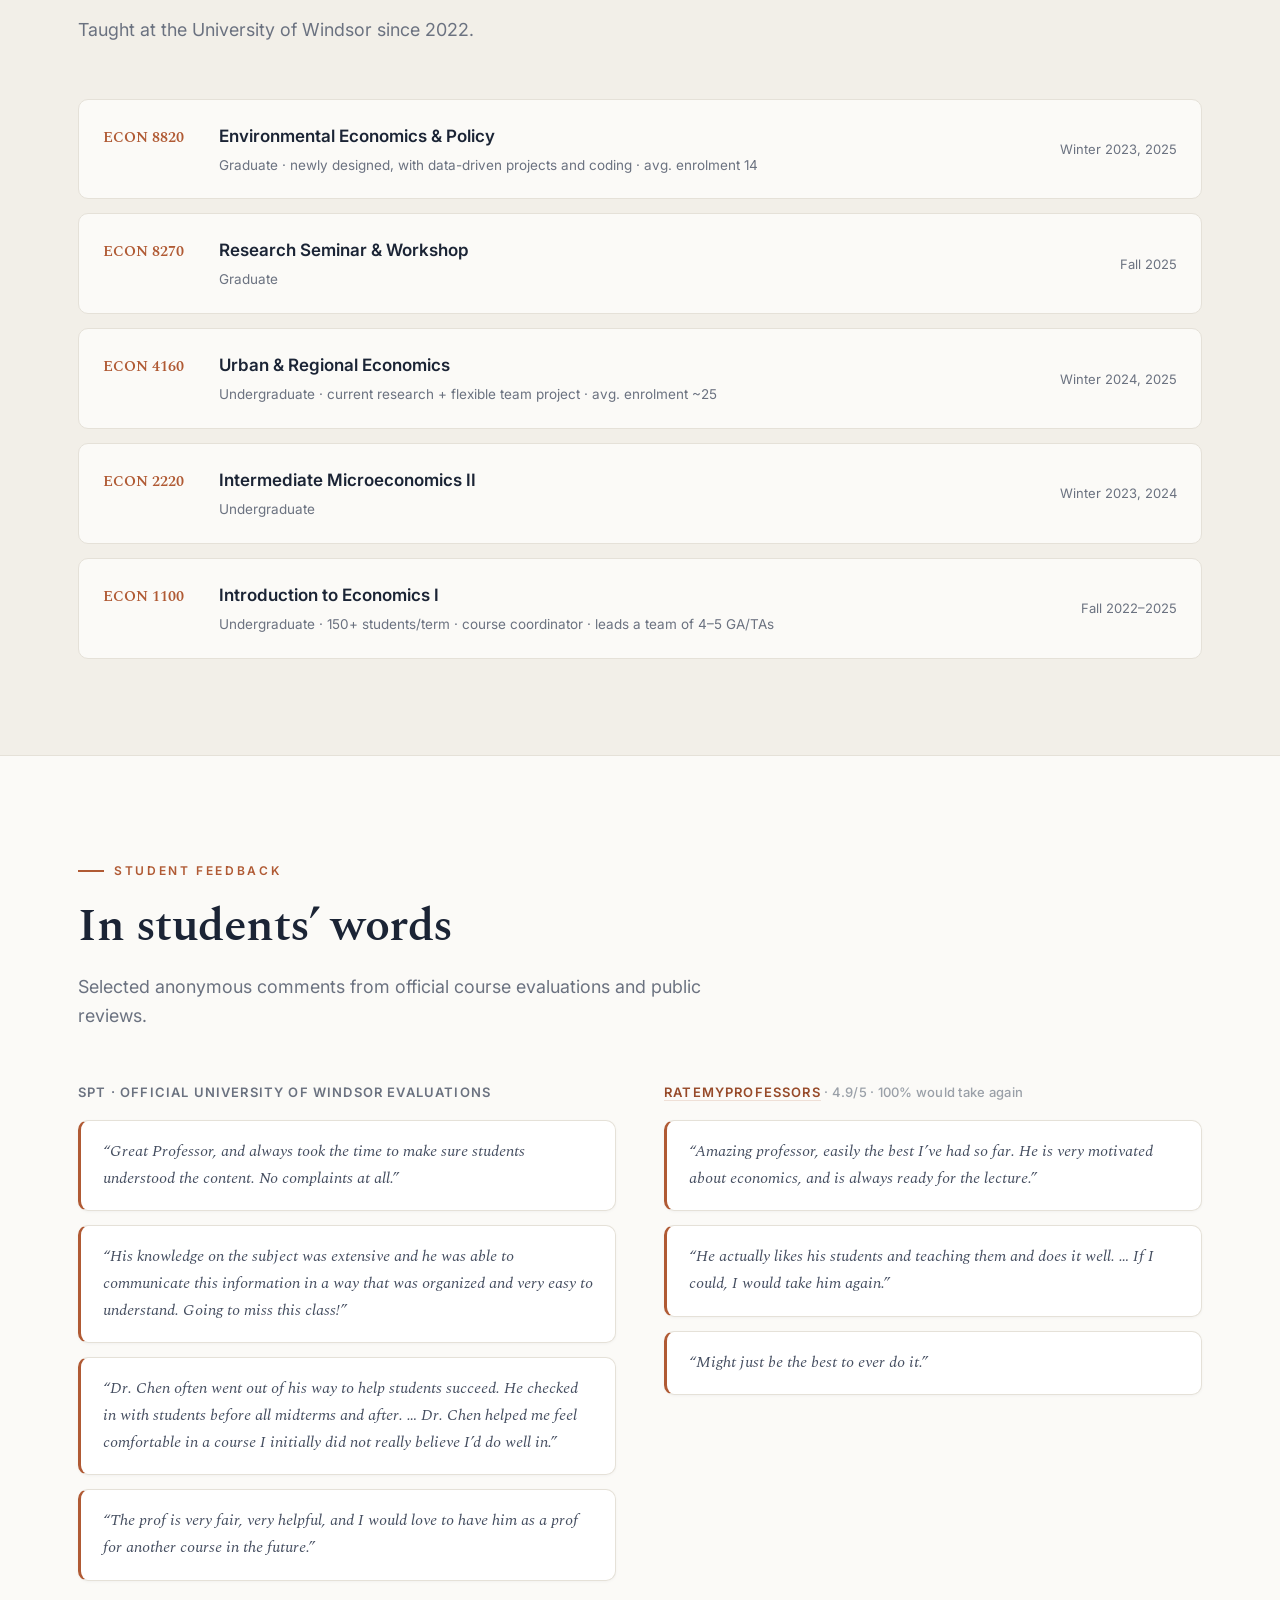
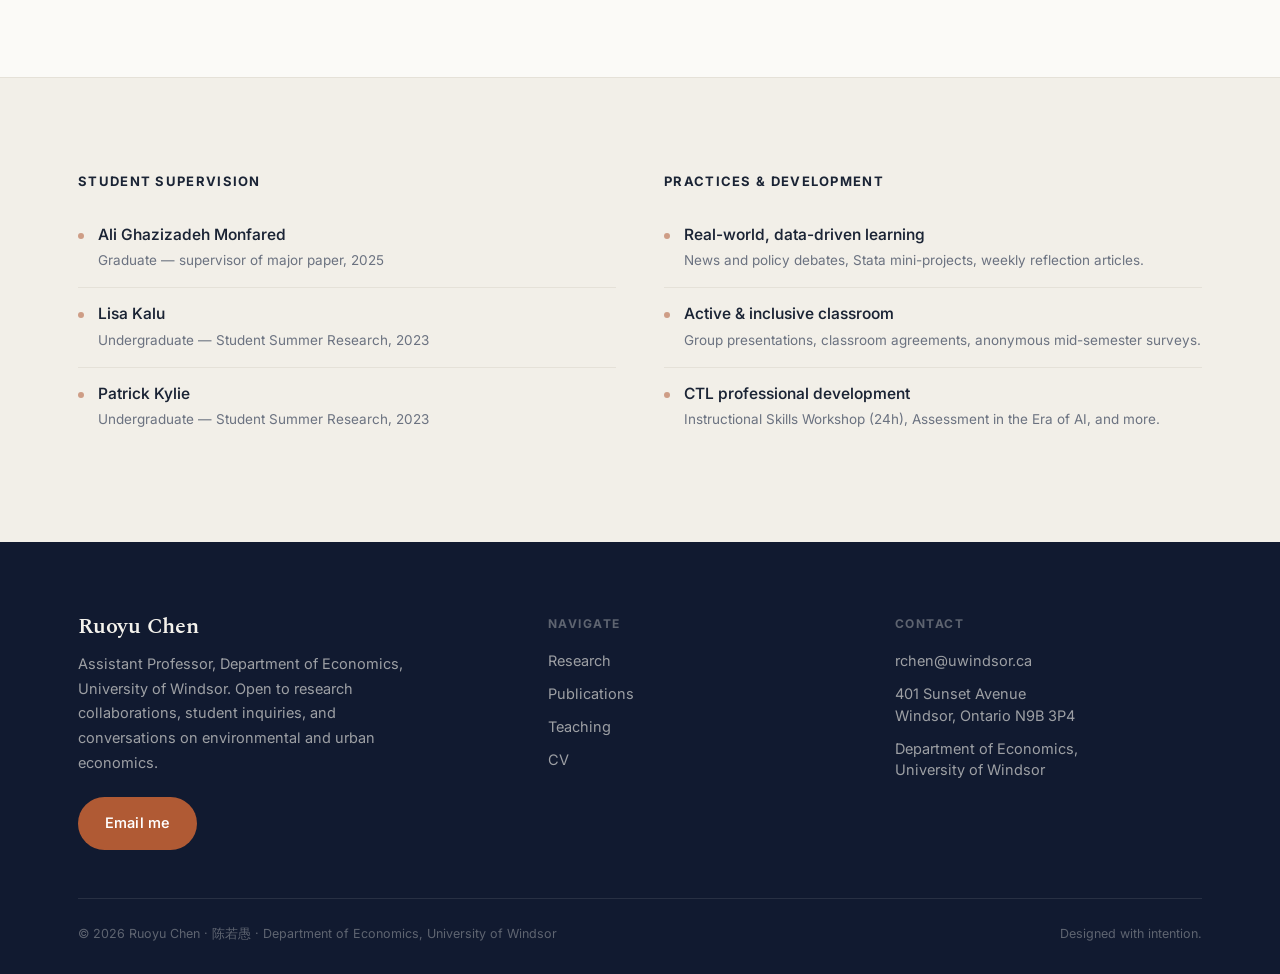
<file: teaching.html>
<!DOCTYPE html>
<html lang="en">
<head>
<meta charset="UTF-8" />
<meta name="viewport" content="width=device-width, initial-scale=1.0" />
<title data-en="Teaching — Ruoyu Chen" data-zh="教学 — 陈若愚">Teaching — Ruoyu Chen</title>
<meta name="description" content="Teaching philosophy, courses, evaluations, and student supervision by Ruoyu Chen at the University of Windsor." />
<link rel="icon" href="data:image/svg+xml,%3Csvg xmlns='http://www.w3.org/2000/svg' viewBox='0 0 32 32'%3E%3Crect width='32' height='32' rx='7' fill='%231B2435'/%3E%3Ctext x='16' y='22' font-family='Georgia,serif' font-size='15' fill='%23FBFAF7' text-anchor='middle'%3ERC%3C/text%3E%3C/svg%3E" />
<link rel="preconnect" href="https://fonts.googleapis.com" />
<link rel="preconnect" href="https://fonts.gstatic.com" crossorigin />
<link href="https://fonts.googleapis.com/css2?family=Spectral:ital,wght@0,400;0,500;0,600;1,400;1,500&family=Inter:wght@400;500;600;700&display=swap" rel="stylesheet" />
<link rel="stylesheet" href="styles.css" />
<script>document.documentElement.lang=(function(){try{var v=localStorage.getItem('rc_lang');if(v==='en'||v==='zh')return v;}catch(e){}return 'en';})();</script>
</head>
<body>

<!-- ============ NAV ============ -->
<nav class="nav">
  <div class="nav-inner">
    <a class="brand" href="index.html">
      <span class="brand-mark">RC</span>
      <span class="brand-text">
        <span class="brand-name" data-lang="en">Ruoyu Chen</span>
        <span class="brand-name" data-lang="zh">陈若愚</span>
        <span class="brand-sub" data-lang="en">Economics · U. Windsor</span>
        <span class="brand-sub" data-lang="zh">经济学 · 温莎大学</span>
      </span>
    </a>
    <div class="nav-links">
      <a href="index.html"><span data-lang="en">Home</span><span data-lang="zh">首页</span></a>
      <a href="research.html"><span data-lang="en">Research</span><span data-lang="zh">研究</span></a>
      <a href="publications.html"><span data-lang="en">Publications</span><span data-lang="zh">论文</span></a>
      <a href="teaching.html" class="active"><span data-lang="en">Teaching</span><span data-lang="zh">教学</span></a>
      <a href="cv.html"><span data-lang="en">CV</span><span data-lang="zh">简历</span></a>
      <a href="#contact"><span data-lang="en">Contact</span><span data-lang="zh">联系</span></a>
    </div>
    <div class="nav-right">
      <div class="lang-toggle" role="group" aria-label="Language">
        <button data-set-lang="en" aria-label="English">EN</button>
        <button data-set-lang="zh" aria-label="中文">中</button>
      </div>
      <button class="nav-burger" aria-label="Menu" aria-expanded="false"><span></span><span></span><span></span></button>
    </div>
  </div>
  <div class="nav-mobile">
    <a href="index.html"><span data-lang="en">Home</span><span data-lang="zh">首页</span></a>
    <a href="research.html"><span data-lang="en">Research</span><span data-lang="zh">研究</span></a>
    <a href="publications.html"><span data-lang="en">Publications</span><span data-lang="zh">论文</span></a>
    <a href="teaching.html"><span data-lang="en">Teaching</span><span data-lang="zh">教学</span></a>
    <a href="cv.html"><span data-lang="en">CV</span><span data-lang="zh">简历</span></a>
    <a href="#contact"><span data-lang="en">Contact</span><span data-lang="zh">联系</span></a>
  </div>
</nav>

<!-- ============ PAGE HEAD ============ -->
<header class="page-head">
  <div class="container">
    <div class="crumbs reveal">
      <a href="index.html"><span data-lang="en">Home</span><span data-lang="zh">首页</span></a>
      <svg viewBox="0 0 24 24" fill="none" stroke="currentColor" stroke-width="2"><path d="M9 6l6 6-6 6"/></svg>
      <span data-lang="en">Teaching</span><span data-lang="zh">教学</span>
    </div>
    <h1 class="page-title reveal"><span data-lang="en">Teaching</span><span data-lang="zh">教学</span></h1>
    <p class="page-intro reveal d1">
      <span data-lang="en">My primary goal as an economics instructor is to cultivate students' intellectual curiosity while strengthening their critical-thinking and problem-solving abilities — motivating abstract models with real-world events and discussing their assumptions and implications in context.</span>
      <span data-lang="zh">作为经济学教师,我的首要目标是激发学生的求知欲,同时增强他们的批判性思考与解决问题的能力——以现实事件引入抽象模型,并在真实情境中讨论其假设与含义。</span>
    </p>
  </div>
</header>

<!-- ============ EVALUATION BAND ============ -->
<section class="section bg-navy">
  <div class="container">
    <div class="eval-split reveal">
      <div>
        <p class="eyebrow"><span data-lang="en">Student Evaluations</span><span data-lang="zh">学生评教</span></p>
        <div style="font-family:var(--serif);font-size:clamp(56px,9vw,96px);line-height:1;color:#D98C63">94.4<span style="font-size:32px;color:var(--on-dark-soft)">%</span></div>
        <p style="margin-top:14px;font-size:15.5px;color:var(--on-dark-soft)"><span data-lang="en">Overall average across <strong style="color:var(--on-dark)">357 students</strong>, 2022–2025.</span><span data-lang="zh">2022–2025 学年,<strong style="color:var(--on-dark)">357名学生</strong>的综合平均评教分。</span></p>
      </div>
      <div>
        <p style="font-size:12px;letter-spacing:0.12em;text-transform:uppercase;color:var(--on-dark-faint);margin-bottom:18px"><span data-lang="en">Student Perception of Teaching — category averages</span><span data-lang="zh">学生教学感知(SPT)— 各维度平均分</span></p>
        <div class="grid grid-2" style="gap:1px;background:rgba(244,242,236,0.12);border:1px solid rgba(244,242,236,0.12);border-radius:12px;overflow:hidden">
          <div style="background:var(--navy);padding:22px 20px"><div style="font-family:var(--serif);font-size:30px;color:#D98C63;line-height:1">96.3%</div><div style="font-size:13px;color:var(--on-dark-soft);margin-top:6px"><span data-lang="en">Instructional delivery</span><span data-lang="zh">教学传授</span></div></div>
          <div style="background:var(--navy);padding:22px 20px"><div style="font-family:var(--serif);font-size:30px;color:#D98C63;line-height:1">95.7%</div><div style="font-size:13px;color:var(--on-dark-soft);margin-top:6px"><span data-lang="en">Positive atmosphere</span><span data-lang="zh">积极课堂氛围</span></div></div>
          <div style="background:var(--navy);padding:22px 20px"><div style="font-family:var(--serif);font-size:30px;color:#D98C63;line-height:1">94.9%</div><div style="font-size:13px;color:var(--on-dark-soft);margin-top:6px"><span data-lang="en">Grading &amp; feedback</span><span data-lang="zh">评分与反馈</span></div></div>
          <div style="background:var(--navy);padding:22px 20px"><div style="font-family:var(--serif);font-size:30px;color:#D98C63;line-height:1">94.4%</div><div style="font-size:13px;color:var(--on-dark-soft);margin-top:6px"><span data-lang="en">Facilitation of learning</span><span data-lang="zh">促进学习</span></div></div>
        </div>
        <p style="font-size:12px;color:var(--on-dark-faint);margin-top:14px"><span data-lang="en">Category averages from a representative course report (ECON 1100).</span><span data-lang="zh">维度平均分来自代表性课程评教报告(ECON 1100)。</span></p>
      </div>
    </div>
  </div>
</section>

<!-- ============ PHILOSOPHY ============ -->
<section class="section bg-paper">
  <div class="container">
    <div class="section-head reveal">
      <p class="eyebrow"><span data-lang="en">Teaching Philosophy</span><span data-lang="zh">教学理念</span></p>
      <h2 class="section-title"><span data-lang="en">Curiosity, rigour, respect</span><span data-lang="zh">好奇、严谨、尊重</span></h2>
    </div>
    <div class="grid grid-3">
      <div class="reveal pillar">
        <h3><span class="pill-no">1</span><span data-lang="en">Think critically</span><span data-lang="zh">批判性思考</span></h3>
        <p style="color:var(--ink-3);font-size:15.5px;line-height:1.66"><span data-lang="en">I help students distinguish positive from normative reasoning and weigh competing economic arguments — using open-ended reflection assignments to evaluate the case for and against a policy.</span><span data-lang="zh">我帮助学生区分实证与规范分析,权衡相互竞争的经济论点,并通过开放式的反思性作业,评估某项政策的正反两面。</span></p>
      </div>
      <div class="reveal d1 pillar">
        <h3><span class="pill-no">2</span><span data-lang="en">Apply rigorously</span><span data-lang="zh">严谨应用</span></h3>
        <p style="color:var(--ink-3);font-size:15.5px;line-height:1.66"><span data-lang="en">Concepts become skills only through practice. In upper-level and graduate courses I build in current research and econometrics, so students gain tangible data and coding skills to tackle real problems.</span><span data-lang="zh">概念唯有通过练习才能转化为能力。在高年级与研究生课程中,我融入前沿研究与计量方法,让学生掌握可迁移的数据与编程技能,以解决真实问题。</span></p>
      </div>
      <div class="reveal d2 pillar">
        <h3><span class="pill-no">3</span><span data-lang="en">Engage respectfully</span><span data-lang="zh">尊重包容</span></h3>
        <p style="color:var(--ink-3);font-size:15.5px;line-height:1.66"><span data-lang="en">I build an inclusive, collaborative classroom — encouraging participation, valuing diverse viewpoints, and making myself available to students well beyond class time.</span><span data-lang="zh">我营造包容、协作的课堂——鼓励参与、尊重多元观点,并在课堂之外也乐于为学生提供帮助。</span></p>
      </div>
    </div>
  </div>
</section>

<!-- ============ COURSES ============ -->
<section class="section bg-sand divider-top">
  <div class="container">
    <div class="section-head reveal">
      <p class="eyebrow"><span data-lang="en">Courses</span><span data-lang="zh">授课课程</span></p>
      <h2 class="section-title"><span data-lang="en">From principles to graduate seminars</span><span data-lang="zh">从经济学原理到研究生研讨</span></h2>
      <p class="section-sub"><span data-lang="en">Taught at the University of Windsor since 2022.</span><span data-lang="zh">自 2022 年起在温莎大学讲授。</span></p>
    </div>
    <div class="reveal" style="display:flex;flex-direction:column;gap:14px">
      <div class="course">
        <div class="course-left">
          <span class="course-code">ECON 8820</span>
          <div>
            <div class="course-title"><span data-lang="en">Environmental Economics &amp; Policy</span><span data-lang="zh">环境经济学与政策</span></div>
            <div class="course-note"><span data-lang="en">Graduate · newly designed, with data-driven projects and coding · avg. enrolment 14</span><span data-lang="zh">研究生 · 全新设计,含数据驱动项目与编程 · 平均选课 14 人</span></div>
          </div>
        </div>
        <span class="course-term"><span data-lang="en">Winter 2023, 2025</span><span data-lang="zh">2023、2025 冬季</span></span>
      </div>
      <div class="course">
        <div class="course-left">
          <span class="course-code">ECON 8270</span>
          <div>
            <div class="course-title"><span data-lang="en">Research Seminar &amp; Workshop</span><span data-lang="zh">研究生研讨课</span></div>
            <div class="course-note"><span data-lang="en">Graduate</span><span data-lang="zh">研究生</span></div>
          </div>
        </div>
        <span class="course-term"><span data-lang="en">Fall 2025</span><span data-lang="zh">2025 秋季</span></span>
      </div>
      <div class="course">
        <div class="course-left">
          <span class="course-code">ECON 4160</span>
          <div>
            <div class="course-title"><span data-lang="en">Urban &amp; Regional Economics</span><span data-lang="zh">城市与区域经济学</span></div>
            <div class="course-note"><span data-lang="en">Undergraduate · current research + flexible team project · avg. enrolment ~25</span><span data-lang="zh">本科 · 融入前沿研究 + 弹性团队项目 · 平均选课约 25 人</span></div>
          </div>
        </div>
        <span class="course-term"><span data-lang="en">Winter 2024, 2025</span><span data-lang="zh">2024、2025 冬季</span></span>
      </div>
      <div class="course">
        <div class="course-left">
          <span class="course-code">ECON 2220</span>
          <div>
            <div class="course-title"><span data-lang="en">Intermediate Microeconomics II</span><span data-lang="zh">中级微观经济学 II</span></div>
            <div class="course-note"><span data-lang="en">Undergraduate</span><span data-lang="zh">本科</span></div>
          </div>
        </div>
        <span class="course-term"><span data-lang="en">Winter 2023, 2024</span><span data-lang="zh">2023、2024 冬季</span></span>
      </div>
      <div class="course">
        <div class="course-left">
          <span class="course-code">ECON 1100</span>
          <div>
            <div class="course-title"><span data-lang="en">Introduction to Economics I</span><span data-lang="zh">经济学导论 I</span></div>
            <div class="course-note"><span data-lang="en">Undergraduate · 150+ students/term · course coordinator · leads a team of 4–5 GA/TAs</span><span data-lang="zh">本科 · 每学期 150+ 名学生 · 课程协调人 · 带领 4–5 名助教团队</span></div>
          </div>
        </div>
        <span class="course-term"><span data-lang="en">Fall 2022–2025</span><span data-lang="zh">2022–2025 秋季</span></span>
      </div>
    </div>
  </div>
</section>

<!-- ============ STUDENT FEEDBACK ============ -->
<section class="section bg-paper divider-top">
  <div class="container">
    <div class="section-head reveal">
      <p class="eyebrow"><span data-lang="en">Student Feedback</span><span data-lang="zh">学生评价</span></p>
      <h2 class="section-title"><span data-lang="en">In students&rsquo; words</span><span data-lang="zh">学生们这样说</span></h2>
      <p class="section-sub"><span data-lang="en">Selected anonymous comments from official course evaluations and public reviews.</span><span data-lang="zh">精选自校方官方评教与公开评价平台的匿名学生留言。</span></p>
    </div>
    <div class="grid grid-2" style="gap:48px">
      <div class="reveal fb-col">
        <h3 class="fb-src"><span data-lang="en">SPT · Official University of Windsor Evaluations</span><span data-lang="zh">SPT · 温莎大学官方评教</span></h3>
        <blockquote class="fb-quote"><span data-lang="en">&ldquo;Great Professor, and always took the time to make sure students understood the content. No complaints at all.&rdquo;</span><span data-lang="zh">&ldquo;非常棒的教授,总是花时间确保学生真正理解课程内容。毫无可挑剔之处。&rdquo;</span></blockquote>
        <blockquote class="fb-quote"><span data-lang="en">&ldquo;His knowledge on the subject was extensive and he was able to communicate this information in a way that was organized and very easy to understand. Going to miss this class!&rdquo;</span><span data-lang="zh">&ldquo;他的专业知识非常渊博,而且能把内容讲得条理清晰、通俗易懂。真舍不得这门课结束!&rdquo;</span></blockquote>
        <blockquote class="fb-quote"><span data-lang="en">&ldquo;Dr. Chen often went out of his way to help students succeed. He checked in with students before all midterms and after. &hellip; Dr. Chen helped me feel comfortable in a course I initially did not really believe I&rsquo;d do well in.&rdquo;</span><span data-lang="zh">&ldquo;陈老师经常不遗余力地帮助学生取得好成绩,每次期中考试前后都会主动了解大家的情况……这门课我原本以为自己学不好,是陈老师让我渐渐有了信心。&rdquo;</span></blockquote>
        <blockquote class="fb-quote"><span data-lang="en">&ldquo;The prof is very fair, very helpful, and I would love to have him as a prof for another course in the future.&rdquo;</span><span data-lang="zh">&ldquo;教授评分公正、乐于助人,以后如果还有他的课,我一定还会选。&rdquo;</span></blockquote>
      </div>
      <div class="reveal d1 fb-col">
        <h3 class="fb-src"><a href="https://www.ratemyprofessors.com/professor/2852913" target="_blank" rel="noopener">RateMyProfessors</a><span class="fb-meta"> · 4.9/5 · <span data-lang="en">100% would take again</span><span data-lang="zh">100% 愿意再选他的课</span></span></h3>
        <blockquote class="fb-quote"><span data-lang="en">&ldquo;Amazing professor, easily the best I&rsquo;ve had so far. He is very motivated about economics, and is always ready for the lecture.&rdquo;</span><span data-lang="zh">&ldquo;超棒的教授,毫无疑问是我目前遇到过最好的老师。他对经济学充满热情,每节课都准备得非常充分。&rdquo;</span></blockquote>
        <blockquote class="fb-quote"><span data-lang="en">&ldquo;He actually likes his students and teaching them and does it well. &hellip; If I could, I would take him again.&rdquo;</span><span data-lang="zh">&ldquo;他是真心喜欢学生、热爱教学,而且教得很好……如果可以,我一定会再选他的课。&rdquo;</span></blockquote>
        <blockquote class="fb-quote"><span data-lang="en">&ldquo;Might just be the best to ever do it.&rdquo;</span><span data-lang="zh">&ldquo;可能是史上最好的老师,没有之一。&rdquo;</span></blockquote>
      </div>
    </div>
  </div>
</section>

<!-- ============ SUPERVISION + DEVELOPMENT ============ -->
<section class="section bg-sand divider-top">
  <div class="container">
    <div class="grid grid-2" style="gap:48px">
      <div class="reveal list-block">
        <h3><span data-lang="en">Student Supervision</span><span data-lang="zh">学生指导</span></h3>
        <div class="li-row"><div class="li-dot"></div><div><div class="li-main">Ali Ghazizadeh Monfared</div><div class="li-sub"><span data-lang="en">Graduate — supervisor of major paper, 2025</span><span data-lang="zh">研究生 — 主论文指导,2025</span></div></div></div>
        <div class="li-row"><div class="li-dot"></div><div><div class="li-main">Lisa Kalu</div><div class="li-sub"><span data-lang="en">Undergraduate — Student Summer Research, 2023</span><span data-lang="zh">本科 — 暑期科研项目,2023</span></div></div></div>
        <div class="li-row"><div class="li-dot"></div><div><div class="li-main">Patrick Kylie</div><div class="li-sub"><span data-lang="en">Undergraduate — Student Summer Research, 2023</span><span data-lang="zh">本科 — 暑期科研项目,2023</span></div></div></div>
      </div>
      <div class="reveal d1 list-block">
        <h3><span data-lang="en">Practices &amp; Development</span><span data-lang="zh">教学实践与发展</span></h3>
        <div class="li-row"><div class="li-dot"></div><div><div class="li-main"><span data-lang="en">Real-world, data-driven learning</span><span data-lang="zh">真实情境、数据驱动的学习</span></div><div class="li-sub"><span data-lang="en">News and policy debates, Stata mini-projects, weekly reflection articles.</span><span data-lang="zh">新闻与政策辩论、Stata 小项目、每周反思文章。</span></div></div></div>
        <div class="li-row"><div class="li-dot"></div><div><div class="li-main"><span data-lang="en">Active &amp; inclusive classroom</span><span data-lang="zh">主动与包容的课堂</span></div><div class="li-sub"><span data-lang="en">Group presentations, classroom agreements, anonymous mid-semester surveys.</span><span data-lang="zh">小组展示、课堂约定、匿名期中问卷。</span></div></div></div>
        <div class="li-row"><div class="li-dot"></div><div><div class="li-main"><span data-lang="en">CTL professional development</span><span data-lang="zh">教学中心(CTL)进修</span></div><div class="li-sub"><span data-lang="en">Instructional Skills Workshop (24h), Assessment in the Era of AI, and more.</span><span data-lang="zh">教学技能研讨班(24小时)、人工智能时代的评估等。</span></div></div></div>
      </div>
    </div>
  </div>
</section>

<!-- ============ FOOTER ============ -->
<footer class="footer" id="contact">
  <div class="container">
    <div class="footer-grid">
      <div>
        <h4><span data-lang="en">Ruoyu Chen</span><span data-lang="zh">陈若愚</span></h4>
        <p class="f-lead"><span data-lang="en">Assistant Professor, Department of Economics, University of Windsor. Open to research collaborations, student inquiries, and conversations on environmental and urban economics.</span><span data-lang="zh">温莎大学经济学系助理教授。欢迎研究合作、学生咨询,以及关于环境与城市经济学的交流。</span></p>
        <div class="btn-row" style="margin-top:22px">
          <a class="btn btn-accent" href="mailto:rchen@uwindsor.ca"><span data-lang="en">Email me</span><span data-lang="zh">发送邮件</span></a>
        </div>
      </div>
      <div class="footer-col">
        <h5><span data-lang="en">Navigate</span><span data-lang="zh">导航</span></h5>
        <a href="research.html"><span data-lang="en">Research</span><span data-lang="zh">研究</span></a>
        <a href="publications.html"><span data-lang="en">Publications</span><span data-lang="zh">论文</span></a>
        <a href="teaching.html"><span data-lang="en">Teaching</span><span data-lang="zh">教学</span></a>
        <a href="cv.html"><span data-lang="en">CV</span><span data-lang="zh">简历</span></a>
      </div>
      <div class="footer-col">
        <h5><span data-lang="en">Contact</span><span data-lang="zh">联系方式</span></h5>
        <a href="mailto:rchen@uwindsor.ca">rchen@uwindsor.ca</a>
        <p><span data-lang="en">401 Sunset Avenue<br/>Windsor, Ontario N9B 3P4</span><span data-lang="zh">401 Sunset Avenue<br/>安大略省温莎市 N9B 3P4</span></p>
        <p><span data-lang="en">Department of Economics,<br/>University of Windsor</span><span data-lang="zh">温莎大学 经济学系</span></p>
      </div>
    </div>
    <div class="footer-bottom">
      <p>© 2026 Ruoyu Chen · 陈若愚 · Department of Economics, University of Windsor</p>
      <p><span data-lang="en">Designed with intention.</span><span data-lang="zh">用心设计。</span></p>
    </div>
  </div>
</footer>

<script src="script.js"></script>
</body>
</html>
</file>
<file: styles.css>
/* =========================================================
   Ruoyu Chen — Academic site
   Shared design system
   Palette: warm paper + deep navy ink + restrained sienna
   Type: Spectral (EN serif) + Inter (sans) + system CJK
   ========================================================= */

:root{
  --paper:#FBFAF7;
  --sand:#F2EFE8;
  --sand-2:#ECE8DF;
  --ink:#1B2435;
  --ink-2:#454E60;
  --ink-3:#6B7280;
  --muted:#9AA0A8;
  --accent:#B05A34;
  --accent-2:#974A29;
  --accent-tint:rgba(176,90,52,0.08);
  --accent-tint-2:rgba(176,90,52,0.16);
  --line:#E5E1D8;
  --line-2:#D9D4C8;
  --navy:#16203A;
  --navy-2:#111A30;
  --on-dark:#F4F2EC;
  --on-dark-soft:rgba(244,242,236,0.62);
  --on-dark-faint:rgba(244,242,236,0.34);
  --serif:'Spectral',Georgia,'Times New Roman',serif;
  --sans:'Inter',-apple-system,BlinkMacSystemFont,'Segoe UI',Roboto,Helvetica,Arial,sans-serif;
  --cjk:'PingFang SC','Microsoft YaHei','Hiragino Sans GB','Noto Sans SC',var(--sans);
  --maxw:1180px;
  --radius:14px;
  --radius-sm:10px;
  --shadow-sm:0 1px 3px rgba(20,28,48,0.04);
  --shadow:0 14px 40px rgba(20,28,48,0.10);
  --ease:cubic-bezier(0.22,1,0.36,1);
}

*,*::before,*::after{margin:0;padding:0;box-sizing:border-box;}
html{scroll-behavior:smooth;-webkit-text-size-adjust:100%;}
body{
  background:var(--paper);
  color:var(--ink);
  font-family:var(--sans);
  font-size:17px;
  line-height:1.7;
  -webkit-font-smoothing:antialiased;
  text-rendering:optimizeLegibility;
  overflow-x:hidden;
}
a{color:inherit;text-decoration:none;}
img{display:block;max-width:100%;}
::selection{background:rgba(176,90,52,0.16);color:var(--ink);}
::-webkit-scrollbar{width:8px;height:8px;}
::-webkit-scrollbar-track{background:var(--paper);}
::-webkit-scrollbar-thumb{background:var(--line-2);border-radius:4px;}
::-webkit-scrollbar-thumb:hover{background:var(--accent);}

/* ---------- bilingual show / hide ---------- */
html[lang="en"] [data-lang="zh"]{display:none !important;}
html[lang="zh"] [data-lang="en"]{display:none !important;}
[data-lang="zh"]{font-family:var(--cjk);}
html[lang="zh"] body{font-family:var(--cjk);}
html[lang="zh"]{--serif:var(--cjk);}

/* ---------- typography helpers ---------- */
h1,h2,h3,h4{font-family:var(--serif);font-weight:600;line-height:1.18;color:var(--ink);letter-spacing:-0.01em;}
html[lang="zh"] h1,html[lang="zh"] h2,html[lang="zh"] h3,html[lang="zh"] h4{font-family:var(--cjk);letter-spacing:0;font-weight:700;}
p{color:var(--ink-2);}
strong{color:var(--ink);font-weight:650;}
.serif{font-family:var(--serif);}
html[lang="zh"] .serif{font-family:var(--cjk);}

.container{max-width:var(--maxw);margin:0 auto;padding:0 28px;}
.section{padding:96px 0;}
.section--tight{padding:72px 0;}
.bg-paper{background:var(--paper);}
.bg-sand{background:var(--sand);}
.bg-navy{background:var(--navy);color:var(--on-dark);}
.bg-navy h1,.bg-navy h2,.bg-navy h3,.bg-navy h4{color:var(--on-dark);}
.bg-navy p{color:var(--on-dark-soft);}
.divider-top{border-top:1px solid var(--line);}

/* ---------- eyebrow + section header ---------- */
.eyebrow{
  font-family:var(--sans);
  font-size:12px;font-weight:600;letter-spacing:0.22em;text-transform:uppercase;
  color:var(--accent);display:inline-flex;align-items:center;gap:10px;margin-bottom:18px;
}
html[lang="zh"] .eyebrow{font-family:var(--cjk);letter-spacing:0.16em;}
.eyebrow::before{content:"";width:26px;height:1.5px;background:var(--accent);display:inline-block;}
.bg-navy .eyebrow{color:#D98C63;}
.bg-navy .eyebrow::before{background:#D98C63;}
.section-title{font-size:clamp(30px,4vw,46px);margin-bottom:18px;}
.section-sub{font-size:clamp(16px,1.4vw,19px);color:var(--ink-3);max-width:680px;line-height:1.65;}
.bg-navy .section-sub{color:var(--on-dark-soft);}
.section-head{margin-bottom:54px;}

/* ---------- buttons ---------- */
.btn{
  display:inline-flex;align-items:center;gap:9px;
  font-family:var(--sans);font-size:14.5px;font-weight:550;letter-spacing:0.01em;
  padding:13px 26px;border-radius:999px;cursor:pointer;border:1.5px solid transparent;
  transition:all .35s var(--ease);white-space:nowrap;
}
html[lang="zh"] .btn{font-family:var(--cjk);}
.btn svg{width:16px;height:16px;}
.btn-primary{background:var(--ink);color:var(--paper);}
.btn-primary:hover{background:var(--accent);transform:translateY(-2px);box-shadow:0 10px 26px rgba(176,90,52,0.26);}
.btn-outline{border-color:var(--line-2);color:var(--ink);}
.btn-outline:hover{border-color:var(--accent);color:var(--accent);transform:translateY(-2px);}
.btn-accent{background:var(--accent);color:#fff;}
.btn-accent:hover{background:var(--accent-2);transform:translateY(-2px);box-shadow:0 10px 26px rgba(176,90,52,0.30);}
.bg-navy .btn-outline{border-color:rgba(244,242,236,0.26);color:var(--on-dark);}
.bg-navy .btn-outline:hover{border-color:#D98C63;color:#D98C63;}
.btn-row{display:flex;flex-wrap:wrap;gap:14px;}

/* link with arrow */
.arrow-link{display:inline-flex;align-items:center;gap:8px;color:var(--accent);font-weight:550;font-size:15px;transition:gap .3s var(--ease);}
.arrow-link svg{width:16px;height:16px;transition:transform .3s var(--ease);}
.arrow-link:hover{gap:12px;}
.arrow-link:hover svg{transform:translateX(3px);}

/* =========================================================
   NAVBAR
   ========================================================= */
.nav{position:fixed;top:0;left:0;right:0;z-index:100;transition:background .4s,border-color .4s,box-shadow .4s;border-bottom:1px solid transparent;}
.nav.scrolled{background:rgba(251,250,247,0.86);backdrop-filter:blur(16px);-webkit-backdrop-filter:blur(16px);border-bottom:1px solid var(--line);}
.nav-inner{max-width:var(--maxw);margin:0 auto;padding:0 28px;height:70px;display:flex;align-items:center;justify-content:space-between;gap:20px;}
.brand{display:flex;align-items:center;gap:12px;}
.brand-mark{width:38px;height:38px;border-radius:9px;background:var(--ink);color:var(--paper);display:flex;align-items:center;justify-content:center;font-family:var(--serif);font-weight:600;font-size:17px;letter-spacing:0.02em;flex-shrink:0;transition:background .35s;}
.brand:hover .brand-mark{background:var(--accent);}
.brand-text{display:flex;flex-direction:column;justify-content:center;}
.brand-name{display:block;font-family:var(--serif);font-size:18px;font-weight:600;color:var(--ink);line-height:1.15;}
html[lang="zh"] .brand-name{font-family:var(--cjk);font-weight:700;}
.brand-sub{display:block;font-size:11px;color:var(--ink-3);letter-spacing:0.04em;}

.nav-links{display:flex;align-items:center;gap:6px;}
.nav-links a{
  font-size:13.5px;font-weight:500;color:var(--ink-2);padding:8px 14px;border-radius:8px;
  transition:color .25s,background .25s;position:relative;
}
html[lang="zh"] .nav-links a{font-family:var(--cjk);}
.nav-links a:hover{color:var(--accent);}
.nav-links a.active{color:var(--ink);}
.nav-links a.active::after{content:"";position:absolute;left:14px;right:14px;bottom:2px;height:2px;background:var(--accent);border-radius:2px;}

.nav-right{display:flex;align-items:center;gap:14px;}
.lang-toggle{display:inline-flex;border:1px solid var(--line-2);border-radius:999px;overflow:hidden;background:var(--paper);}
.lang-toggle button{
  border:none;background:transparent;cursor:pointer;font-family:var(--sans);
  font-size:12.5px;font-weight:600;letter-spacing:0.03em;color:var(--ink-3);padding:6px 13px;transition:all .25s;
}
.lang-toggle button.on{background:var(--ink);color:var(--paper);}
.lang-toggle button:not(.on):hover{color:var(--accent);}

.nav-burger{display:none;flex-direction:column;gap:5px;background:none;border:none;cursor:pointer;padding:8px;}
.nav-burger span{display:block;width:22px;height:2px;background:var(--ink);border-radius:2px;transition:transform .3s,opacity .3s;}
.nav-burger.open span:nth-child(1){transform:translateY(7px) rotate(45deg);}
.nav-burger.open span:nth-child(2){opacity:0;}
.nav-burger.open span:nth-child(3){transform:translateY(-7px) rotate(-45deg);}

.nav-mobile{display:none;flex-direction:column;background:rgba(251,250,247,0.98);backdrop-filter:blur(16px);border-bottom:1px solid var(--line);padding:8px 28px 20px;}
.nav-mobile a{padding:13px 4px;font-size:15px;font-weight:500;color:var(--ink-2);border-bottom:1px solid var(--line);}
html[lang="zh"] .nav-mobile a{font-family:var(--cjk);}
.nav-mobile a:last-child{border-bottom:none;}

/* =========================================================
   HERO
   ========================================================= */
.hero{position:relative;padding-top:140px;padding-bottom:88px;overflow:hidden;}
.hero-grid{display:grid;grid-template-columns:1.25fr 0.85fr;gap:60px;align-items:center;}
.hero-kicker{margin-bottom:22px;}
.hero h1{font-size:clamp(42px,6vw,72px);line-height:1.04;margin-bottom:22px;letter-spacing:-0.02em;}
.hero-role{font-size:clamp(17px,1.6vw,20px);color:var(--ink-2);font-weight:500;margin-bottom:8px;}
.hero-affil{font-size:15px;color:var(--accent);font-weight:550;margin-bottom:26px;}
.hero-lead{font-size:clamp(16px,1.5vw,18.5px);color:var(--ink-2);line-height:1.72;max-width:560px;margin-bottom:30px;}
.hero-tags{display:flex;flex-wrap:wrap;gap:9px;margin-bottom:34px;}

.portrait-wrap{position:relative;justify-self:end;}
.portrait{width:340px;max-width:100%;aspect-ratio:4/5;border-radius:16px;overflow:hidden;border:1px solid var(--line);box-shadow:var(--shadow);background:var(--sand);}
.portrait img{width:100%;height:100%;object-fit:cover;object-position:center 18%;}
.portrait-rule{position:absolute;left:-18px;bottom:34px;width:7px;height:120px;background:var(--accent);border-radius:4px;}
.portrait-badge{position:absolute;right:-16px;top:26px;background:var(--paper);border:1px solid var(--line);border-radius:12px;padding:12px 16px;box-shadow:var(--shadow-sm);}
.portrait-badge .pb-num{font-family:var(--serif);font-size:22px;color:var(--accent);line-height:1;}
.portrait-badge .pb-label{font-size:11px;color:var(--ink-3);letter-spacing:0.04em;margin-top:3px;}
html[lang="zh"] .portrait-badge .pb-num{font-family:var(--cjk);font-weight:700;}

/* =========================================================
   TAGS / BADGES / PILLS
   ========================================================= */
.tag{
  display:inline-block;padding:7px 15px;border-radius:999px;font-size:13px;font-weight:500;
  background:var(--sand);color:var(--ink-2);border:1px solid var(--line);transition:all .3s;
}
html[lang="zh"] .tag{font-family:var(--cjk);}
a.tag:hover,.tag.hoverable:hover{background:var(--accent-tint);border-color:var(--accent-tint-2);color:var(--accent);}
.bg-navy .tag{background:rgba(244,242,236,0.06);border-color:rgba(244,242,236,0.14);color:var(--on-dark-soft);}
.tag-group{display:flex;flex-wrap:wrap;gap:9px;}

.badge{display:inline-flex;align-items:center;gap:6px;padding:4px 11px;border-radius:6px;font-size:11.5px;font-weight:600;letter-spacing:0.04em;text-transform:uppercase;background:var(--accent-tint);color:var(--accent);}
.badge-tier{background:var(--ink);color:var(--paper);}
.badge-soft{background:var(--sand-2);color:var(--ink-2);}

/* =========================================================
   GENERIC CARD + GRIDS
   ========================================================= */
.grid{display:grid;gap:22px;}
.eval-split{display:grid;grid-template-columns:0.8fr 1.2fr;gap:48px;align-items:center;}
@media (max-width:760px){.eval-split{grid-template-columns:1fr;gap:30px;}}
.grid-2{grid-template-columns:repeat(2,1fr);}
.grid-3{grid-template-columns:repeat(3,1fr);}
.grid-4{grid-template-columns:repeat(4,1fr);}

.card{
  background:var(--paper);border:1px solid var(--line);border-radius:var(--radius);
  padding:30px;transition:transform .4s var(--ease),box-shadow .4s var(--ease),border-color .4s;
}
.bg-sand .card{background:var(--paper);}
.card:hover{transform:translateY(-3px);box-shadow:var(--shadow);border-color:var(--line-2);}
.card-icon{width:46px;height:46px;border-radius:11px;background:var(--accent-tint);color:var(--accent);display:flex;align-items:center;justify-content:center;margin-bottom:20px;}
.card-icon svg{width:22px;height:22px;}
.card h3{font-size:21px;margin-bottom:10px;}
.card p{font-size:15px;line-height:1.66;color:var(--ink-3);}
.card-num{font-family:var(--serif);font-size:14px;color:var(--accent);font-weight:600;}

/* feature card on dark */
.bg-navy .card{background:rgba(255,255,255,0.035);border-color:rgba(244,242,236,0.12);}
.bg-navy .card:hover{background:rgba(176,90,52,0.10);border-color:rgba(217,140,99,0.32);box-shadow:none;}
.bg-navy .card p{color:var(--on-dark-soft);}
.bg-navy .card-icon{background:rgba(244,242,236,0.06);color:#D98C63;}

/* =========================================================
   STATS / HIGHLIGHTS
   ========================================================= */
.stats{display:grid;grid-template-columns:repeat(4,1fr);gap:1px;background:var(--line);border:1px solid var(--line);border-radius:var(--radius);overflow:hidden;}
.stat{background:var(--paper);padding:30px 26px;text-align:left;}
.stat-num{font-family:var(--serif);font-size:clamp(30px,3.4vw,40px);color:var(--accent);line-height:1;letter-spacing:-0.01em;}
html[lang="zh"] .stat-num{font-family:var(--cjk);font-weight:700;}
.stat-label{font-size:13.5px;color:var(--ink-3);margin-top:9px;line-height:1.45;}
html[lang="zh"] .stat-label{font-family:var(--cjk);}

/* =========================================================
   PUBLICATIONS
   ========================================================= */
.pub-list{display:flex;flex-direction:column;}
.pub{display:flex;gap:24px;padding:26px 4px;border-top:1px solid var(--line);transition:background .35s;}
.pub:last-child{border-bottom:1px solid var(--line);}
.pub:hover{background:rgba(176,90,52,0.025);}
.pub-num{font-family:var(--serif);font-size:18px;color:var(--muted);flex-shrink:0;width:30px;padding-top:3px;}
.pub-body{flex-grow:1;}
.pub-title{font-family:var(--serif);font-size:20px;font-weight:600;line-height:1.32;margin-bottom:9px;color:var(--ink);}
html[lang="zh"] .pub-title{font-family:var(--cjk);font-weight:700;}
.pub-title a{color:inherit;text-decoration:none;transition:color .25s;}
.pub-title a:hover{color:var(--accent);}
.pub-ext{display:inline-flex;vertical-align:middle;margin-left:6px;opacity:.38;transition:opacity .25s;}
.pub-ext svg{width:13px;height:13px;}
.pub-title a:hover .pub-ext{opacity:1;}
.pub-authors{font-size:14.5px;color:var(--ink-3);margin-bottom:12px;}
.pub-authors strong{color:var(--ink);}
.pub-meta{display:flex;flex-wrap:wrap;align-items:center;gap:10px;}
.pub-journal{font-family:var(--serif);font-style:italic;font-size:15.5px;color:var(--accent);font-weight:500;}
html[lang="zh"] .pub-journal{font-family:var(--cjk);font-style:normal;}
.pub-dot{width:3px;height:3px;border-radius:50%;background:var(--line-2);}
.pub-year{font-size:14px;color:var(--ink-3);}
.pub-tiers{display:flex;flex-wrap:wrap;gap:7px;margin-top:13px;}

/* =========================================================
   TIMELINE (education / appointments)
   ========================================================= */
.timeline{position:relative;}
.tl-item{display:flex;gap:22px;}
.tl-rail{display:flex;flex-direction:column;align-items:center;flex-shrink:0;}
.tl-dot{width:13px;height:13px;border-radius:50%;background:var(--accent);margin-top:6px;box-shadow:0 0 0 4px var(--accent-tint);}
.tl-line{width:2px;flex-grow:1;background:var(--line);margin:6px 0 0;}
.tl-body{padding-bottom:34px;}
.tl-item:last-child .tl-body{padding-bottom:0;}
.tl-title{font-family:var(--serif);font-size:19px;font-weight:600;color:var(--ink);line-height:1.3;}
html[lang="zh"] .tl-title{font-family:var(--cjk);font-weight:700;}
.tl-org{font-size:14.5px;color:var(--accent);font-weight:550;margin-top:3px;}
.tl-meta{font-size:13px;color:var(--ink-3);margin-top:4px;}
.tl-note{font-size:14px;color:var(--ink-3);margin-top:8px;line-height:1.6;}

/* =========================================================
   LIST BLOCKS (awards / service / grants)
   ========================================================= */
.list-block{}
.list-block h3{font-size:13px;font-weight:700;letter-spacing:0.1em;text-transform:uppercase;color:var(--ink);margin-bottom:20px;font-family:var(--sans);}
html[lang="zh"] .list-block h3{font-family:var(--cjk);letter-spacing:0.06em;}
.li-row{display:flex;gap:14px;padding:15px 0;border-top:1px solid var(--line);}
.li-row:first-of-type{border-top:none;}
.li-dot{width:6px;height:6px;border-radius:50%;background:var(--accent);opacity:.55;margin-top:9px;flex-shrink:0;}
.li-main{font-size:15.5px;font-weight:550;color:var(--ink);line-height:1.45;}
html[lang="zh"] .li-main{font-family:var(--cjk);}
.li-sub{font-size:13.5px;color:var(--ink-3);margin-top:3px;}
html[lang="zh"] .li-sub{font-family:var(--cjk);}

/* =========================================================
   COURSE ROWS
   ========================================================= */
.course{display:flex;align-items:center;justify-content:space-between;gap:20px;flex-wrap:wrap;
  padding:22px 24px;border:1px solid var(--line);border-radius:var(--radius-sm);background:var(--paper);transition:all .35s var(--ease);}
.course:hover{transform:translateX(4px);border-color:var(--accent-tint-2);background:rgba(176,90,52,0.025);}
.course-left{display:flex;align-items:baseline;gap:20px;min-width:0;}
.course-code{font-family:var(--serif);font-size:15px;font-weight:600;color:var(--accent);flex-shrink:0;min-width:96px;}
html[lang="zh"] .course-code{font-family:var(--cjk);}
.course-title{font-size:17px;font-weight:600;color:var(--ink);}
html[lang="zh"] .course-title{font-family:var(--cjk);}
.course-note{font-size:13.5px;color:var(--ink-3);margin-top:3px;}
.course-term{font-size:13px;color:var(--ink-3);white-space:nowrap;}

/* =========================================================
   PULLQUOTE / PHILOSOPHY PILLARS
   ========================================================= */
.pullquote{font-family:var(--serif);font-size:clamp(22px,2.6vw,30px);line-height:1.42;color:var(--ink);font-weight:500;padding-left:26px;border-left:3px solid var(--accent);max-width:860px;}
html[lang="zh"] .pullquote{font-family:var(--cjk);}
.bg-navy .pullquote{color:var(--on-dark);border-left-color:#D98C63;}
.pillar h3{display:flex;align-items:center;gap:12px;font-size:20px;margin-bottom:10px;}
.pillar .pill-no{font-family:var(--serif);font-size:15px;color:var(--accent);border:1.5px solid var(--accent-tint-2);border-radius:8px;width:34px;height:34px;display:flex;align-items:center;justify-content:center;flex-shrink:0;}

/* =========================================================
   PAGE HEADER (sub pages)
   ========================================================= */
.page-head{padding-top:130px;padding-bottom:30px;}
.crumbs{font-size:13px;color:var(--ink-3);margin-bottom:18px;display:flex;align-items:center;gap:8px;}
.crumbs a:hover{color:var(--accent);}
.crumbs svg{width:13px;height:13px;opacity:.6;}
.page-title{font-size:clamp(34px,5vw,56px);line-height:1.05;letter-spacing:-0.02em;margin-bottom:18px;}
.page-intro{font-size:clamp(16px,1.5vw,19px);color:var(--ink-2);max-width:720px;line-height:1.7;}

/* prose */
.prose p{font-size:16.5px;line-height:1.78;color:var(--ink-2);margin-bottom:18px;}
.prose p:last-child{margin-bottom:0;}
.prose strong{color:var(--ink);}

/* =========================================================
   FOOTER
   ========================================================= */
.footer{background:var(--navy-2);color:var(--on-dark);padding:72px 0 30px;}
.footer-grid{display:grid;grid-template-columns:1.4fr 1fr 1fr;gap:40px;margin-bottom:48px;}
.footer h4{font-family:var(--serif);font-size:22px;color:var(--on-dark);margin-bottom:12px;}
html[lang="zh"] .footer h4{font-family:var(--cjk);}
.footer .f-lead{font-size:14.5px;color:var(--on-dark-soft);line-height:1.7;max-width:340px;}
.footer-col h5{font-size:12px;font-weight:700;letter-spacing:0.12em;text-transform:uppercase;color:var(--on-dark-faint);margin-bottom:16px;font-family:var(--sans);}
html[lang="zh"] .footer-col h5{font-family:var(--cjk);letter-spacing:0.06em;}
.footer-col a,.footer-col p{display:block;font-size:14.5px;color:var(--on-dark-soft);margin-bottom:11px;transition:color .25s;line-height:1.5;}
.footer-col a:hover{color:#D98C63;}
.footer-bottom{border-top:1px solid rgba(244,242,236,0.1);padding-top:24px;display:flex;justify-content:space-between;align-items:center;gap:16px;flex-wrap:wrap;}
.footer-bottom p{font-size:12.5px;color:var(--on-dark-faint);}
html[lang="zh"] .footer-bottom p,html[lang="zh"] .footer-col a,html[lang="zh"] .footer-col p,html[lang="zh"] .footer .f-lead{font-family:var(--cjk);}

/* =========================================================
   REVEAL ANIMATION
   ========================================================= */
.reveal{opacity:0;transform:translateY(26px);transition:opacity .7s var(--ease),transform .7s var(--ease);}
.reveal.in{opacity:1;transform:none;}
.reveal.d1{transition-delay:.08s;}
.reveal.d2{transition-delay:.16s;}
.reveal.d3{transition-delay:.24s;}
.reveal.d4{transition-delay:.32s;}
@media (prefers-reduced-motion:reduce){
  .reveal{opacity:1;transform:none;transition:none;}
  html{scroll-behavior:auto;}
}

/* =========================================================
   RESPONSIVE
   ========================================================= */
@media (max-width:960px){
  .hero-grid{grid-template-columns:1fr;gap:44px;}
  .portrait-wrap{justify-self:start;order:-1;}
  .portrait{width:280px;}
  .footer-grid{grid-template-columns:1fr 1fr;}
  .grid-4{grid-template-columns:repeat(2,1fr);}
  .stats{grid-template-columns:repeat(2,1fr);}
}
@media (max-width:820px){
  .nav-links{display:none;}
  .nav-burger{display:flex;}
  .nav-mobile.open{display:flex;}
  body.menu-open{overflow:hidden;}
}
@media (max-width:680px){
  body{font-size:16px;}
  .section{padding:64px 0;}
  .container{padding:0 20px;}
  .nav-inner{padding:0 20px;}
  .grid-2,.grid-3{grid-template-columns:1fr;}
  .footer-grid{grid-template-columns:1fr;gap:30px;}
  .stats{grid-template-columns:1fr 1fr;}
}

/* ---------- News section (homepage) ---------- */
.news-feed{display:flex;flex-direction:column;gap:16px;max-width:900px;}
.news-item{display:flex;gap:28px;align-items:baseline;padding:20px 26px;background:var(--paper);border:1px solid var(--line);border-radius:var(--radius-sm);box-shadow:var(--shadow-sm);}
.news-when{flex:0 0 112px;display:flex;flex-direction:column;gap:3px;font-family:var(--sans);font-size:13.5px;font-weight:700;color:var(--ink);}
.news-kind{font-size:10.5px;font-weight:600;letter-spacing:0.1em;text-transform:uppercase;color:var(--accent);}
.news-cite{margin:0;font-size:15px;line-height:1.75;color:var(--ink-2);}
.news-cite a{color:var(--ink);font-weight:500;text-decoration:none;border-bottom:1.5px solid var(--accent-tint-2);transition:color .2s var(--ease),border-color .2s var(--ease);}
.news-cite a:hover{color:var(--accent-2);border-bottom-color:var(--accent-2);}
@media (max-width:640px){.news-item{flex-direction:column;gap:10px;padding:18px 20px;}}

/* ---------- Student feedback (teaching) ---------- */
.fb-col{display:flex;flex-direction:column;gap:14px;}
.fb-src{font-family:var(--sans);font-size:13px;font-weight:600;letter-spacing:0.09em;text-transform:uppercase;color:var(--ink-3);margin-bottom:6px;}
.fb-src a{color:var(--accent-2);text-decoration:none;border-bottom:1.5px solid var(--accent-tint-2);}
.fb-src a:hover{border-bottom-color:var(--accent-2);}
.fb-meta{font-weight:500;color:var(--muted);text-transform:none;letter-spacing:0.02em;}
.fb-quote{margin:0;background:#fff;border:1px solid var(--line);border-left:3px solid var(--accent);border-radius:var(--radius-sm);box-shadow:var(--shadow-sm);padding:18px 22px;font-family:var(--serif);font-style:italic;font-size:15.5px;line-height:1.72;color:var(--ink-2);}
</file>
